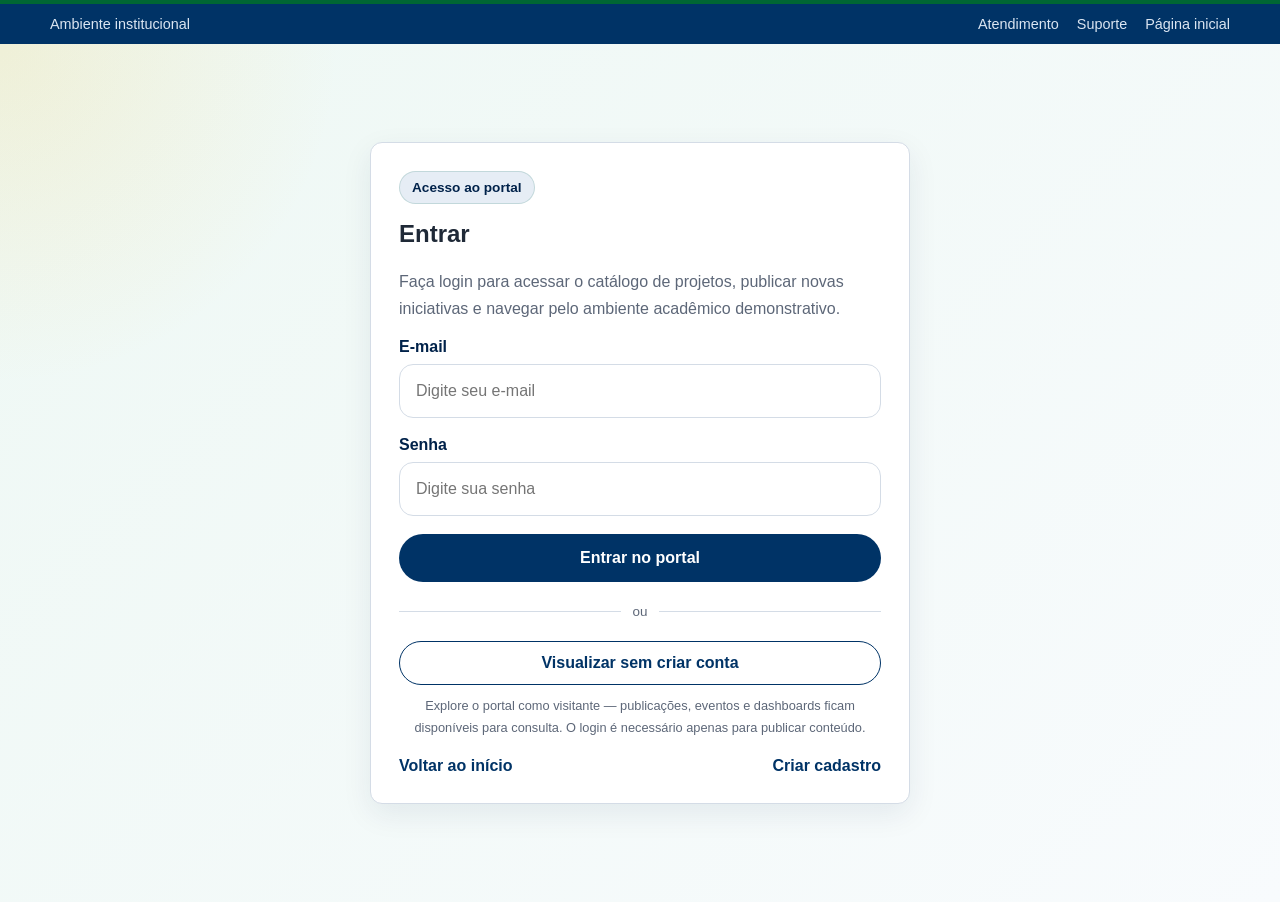
<file: projeto/index.html>
<!DOCTYPE html>
<html lang="pt-BR">
<head>
  <meta charset="UTF-8" />
  <meta name="viewport" content="width=device-width, initial-scale=1.0" />
  <script>
    // Mostra a tela de login primeiro: se o acesso ainda não foi liberado
    // (login feito ou entrada como visitante), redireciona para o login.
    if (!sessionStorage.getItem("regiimento_acesso")) {
      window.location.replace("paginas/login.html");
    }
  </script>
  <title>Portal Acadêmico de Projetos</title>
  <meta
    name="description"
    content="Portal acadêmico para centralização de projetos, pesquisas, iniciativas e publicações institucionais."
  />
  <link rel="stylesheet" href="style.css" />
</head>
<body>
  <div class="topbar">
    <div class="container topbar-content">
      <span>Portal Institucional Acadêmico</span>
      <div class="topbar-links">
        <a href="paginas/contato.html">Transparência</a>
        <a href="paginas/contato.html">Acesso à informação</a>
        <a href="paginas/contato.html">Ouvidoria</a>
        <a href="paginas/contato.html">Atendimento</a>
      </div>
    </div>
  </div>

  <header class="header">
    <div class="container header-content">
      <a href="index.html" class="brand">
        <div class="brand-wordmark">
          <span class="brand-pre">Projeto Integrador</span>
          <strong class="brand-main">REGIIMENTO</strong>
        </div>
      </a>

      <button class="menu-toggle" id="menuToggle" aria-label="Abrir menu">
        ☰
      </button>

            <nav class="nav" id="mainNav">
        <a href="index.html" class="active">Início</a>
        <a href="paginas/home.html">Projetos</a>
        <a href="paginas/publicacoes.html">Publicações</a>
        <a href="paginas/eventos.html">Eventos</a>
        <a href="paginas/dashboards.html">Dashboards</a>
        <a href="paginas/membros.html">Membros</a>
        <a href="paginas/sobre.html">Sobre nós</a>
        <a href="paginas/contato.html">Contato</a>
      </nav>
    </div>
  </header>

  <div class="proto-banner">
    <div class="container">
      <span><strong>Protótipo acadêmico</strong> — projeto demonstrativo da disciplina Projeto Integrador (ADS · CEUB).</span>
      <a href="https://github.com/netonovais/Projeto-Integrador" target="_blank" rel="noopener">Ver no GitHub</a>
    </div>
  </div>

  <main>
    <section class="hero">
      <div class="container hero-grid">
        <div class="hero-left">
          <span class="eyebrow">Ambiente acadêmico digital</span>
          <h1>Centralize projetos, pesquisas e iniciativas acadêmicas com um visual moderno e institucional.</h1>
          <p>
            Um protótipo pensado para reunir projetos, facilitar a divulgação da produção acadêmica,
            destacar áreas de pesquisa e melhorar a navegação entre iniciativas universitárias.
          </p>

          <div class="hero-actions">
            <a href="paginas/login.html" class="btn btn-primary">Entrar no portal</a>
            <a href="paginas/home.html" class="btn btn-light">Explorar projetos</a>
          </div>

          <div class="stats-grid">
            <article class="stat-card">
              <strong>+6</strong>
              <span>Projetos cadastrados</span>
            </article>
            <article class="stat-card">
              <strong>8 áreas</strong>
              <span>Linhas de atuação</span>
            </article>
            <article class="stat-card">
              <strong>Integração</strong>
              <span>Ensino, pesquisa e extensão</span>
            </article>
          </div>
        </div>

        <div class="hero-right">
          <div class="hero-panel">
            <span class="panel-badge">Projeto em destaque</span>
            <h2>Catálogo Digital de Produção Acadêmica</h2>
            <p>
              Plataforma voltada à organização de projetos e iniciativas universitárias, com foco em
              divulgação, navegação simples e valorização da produção científica.
            </p>

            <div class="panel-tags">
              <span class="tag">Tecnologia</span>
              <span class="tag">Pesquisa</span>
              <span class="tag">Extensão</span>
            </div>

            <ul class="panel-list">
              <li>Catálogo institucional de projetos</li>
              <li>Publicação simplificada</li>
              <li>Consulta por área e equipe</li>
              <li>Contato integrado com a equipe</li>
            </ul>
          </div>
        </div>
      </div>
    </section>

    <section class="section section-muted">
      <div class="container">
        <div class="section-head">
          <div>
            <span class="eyebrow">Funcionalidades</span>
            <h2>O que o portal oferece</h2>
          </div>
          <p>
            Estrutura visual clara para apresentação acadêmica, com foco em organização, usabilidade
            e navegação entre projetos e equipes.
          </p>
        </div>

        <div class="card-grid three">
          <article class="feature-card">
            <div class="feature-icon">CP</div>
            <h3>Catálogo de projetos</h3>
            <p>Visualização de projetos com resumo, área, equipe responsável e acesso a detalhes completos.</p>
          </article>

          <article class="feature-card">
            <div class="feature-icon">PA</div>
            <h3>Produção acadêmica</h3>
            <p>Espaço para divulgar iniciativas de pesquisa, extensão, inovação e trabalhos interdisciplinares.</p>
          </article>

          <article class="feature-card">
            <div class="feature-icon">CI</div>
            <h3>Contato institucional</h3>
            <p>Canal de comunicação para dúvidas, atendimento e aproximação entre usuários e equipe.</p>
          </article>
        </div>
      </div>
    </section>

    <section class="section quick-access-section">
      <div class="container">
        <div class="section-head centered">
          <div>
            <span class="eyebrow">Acesso rápido</span>
            <h2>Explore outras áreas do portal</h2>
          </div>
          <p>
            Navegue por páginas complementares do sistema para conhecer melhor a proposta,
            a equipe e as pesquisas em andamento.
          </p>
        </div>

        <div class="quick-access-grid">
          <a href="paginas/publicacoes.html" class="quick-card">
            <div class="quick-icon">PB</div>
            <div>
              <h3>Publicações</h3>
              <p>Repositório de artigos, dissertações e relatórios com busca e filtros.</p>
            </div>
          </a>

          <a href="paginas/dashboards.html" class="quick-card">
            <div class="quick-icon">DB</div>
            <div>
              <h3>Dashboards</h3>
              <p>Indicadores interativos da produção científica por categoria e área.</p>
            </div>
          </a>

          <a href="paginas/eventos.html" class="quick-card">
            <div class="quick-icon">EV</div>
            <div>
              <h3>Eventos</h3>
              <p>Agenda do grupo com próximos eventos e histórico de atividades.</p>
            </div>
          </a>

          <a href="paginas/membros.html" class="quick-card">
            <div class="quick-icon">MB</div>
            <div>
              <h3>Membros</h3>
              <p>Conheça a equipe e acesse o Currículo Lattes de cada integrante.</p>
            </div>
          </a>
        </div>
      </div>
    </section>

    <section class="section">
      <div class="container">
        <div class="section-head">
          <div>
            <span class="eyebrow">Prévia do catálogo</span>
            <h2>Últimos projetos em destaque</h2>
          </div>
          <a href="paginas/home.html" class="btn btn-outline-green">Ver todos os projetos</a>
        </div>

        <div class="projects-grid" id="featuredProjects"></div>
      </div>
    </section>

    <section class="section about-section">
      <div class="container about-grid">
        <div class="about-text">
          <span class="eyebrow">Sobre nós</span>
          <h2>Um ambiente acadêmico digital, público e transparente</h2>
          <p>
            O Portal Acadêmico de Projetos é uma iniciativa voltada para centralizar projetos,
            pesquisas, ações de extensão e produções científicas em um único ambiente digital,
            aproximando estudantes, docentes, pesquisadores e a comunidade.
          </p>
          <p>
            Nossa proposta é dar visibilidade à produção acadêmica e facilitar o acesso à
            informação, com navegação simples, organização clara e comunicação institucional
            eficiente.
          </p>
          <a href="paginas/sobre.html" class="btn btn-primary">Conheça o projeto</a>
        </div>

        <div class="about-values">
          <article class="value-card">
            <h3>Missão</h3>
            <p>Reunir e divulgar a produção acadêmica de forma acessível, valorizando o ensino, a pesquisa e a extensão.</p>
          </article>
          <article class="value-card">
            <h3>Visão</h3>
            <p>Ser referência na organização e comunicação digital de iniciativas acadêmicas da instituição.</p>
          </article>
          <article class="value-card">
            <h3>Valores</h3>
            <p>Transparência, acessibilidade, qualidade acadêmica e compromisso com a comunidade.</p>
          </article>
        </div>
      </div>
    </section>

    <section class="section cta-section">
      <div class="container cta-box">
        <div>
          <span class="eyebrow eyebrow-light">Participe</span>
          <h2>Publique projetos e valorize a produção acadêmica da sua equipe.</h2>
          <p>
            Demonstre a proposta do sistema com um fluxo de cadastro, publicação e navegação entre projetos.
          </p>
        </div>
        <div class="cta-actions">
          <a href="paginas/publicar.html" class="btn btn-primary">Publicar projeto</a>
          <a href="paginas/cadastro.html" class="btn btn-light">Criar cadastro</a>
        </div>
      </div>
    </section>
  </main>

  <footer class="footer">
    <div class="container footer-grid">
      <div>
        <h3>Portal Acadêmico de Projetos</h3>
        <p>
          Protótipo acadêmico para centralizar, divulgar e organizar projetos universitários
          com uma apresentação moderna e institucional.
        </p>
      </div>

      <div>
        <h4>Navegação</h4>
        <ul>
          <li><a href="index.html">Início</a></li>
          <li><a href="paginas/home.html">Projetos</a></li>
          <li><a href="paginas/publicacoes.html">Publicações</a></li>
          <li><a href="paginas/eventos.html">Eventos</a></li>
          <li><a href="paginas/dashboards.html">Dashboards</a></li>
          <li><a href="paginas/membros.html">Membros</a></li>
          <li><a href="paginas/sobre.html">Sobre nós</a></li>
          <li><a href="paginas/contato.html">Contato</a></li>
        </ul>
      </div>

      <div>
        <h4>Serviços</h4>
        <ul>
          <li><a href="paginas/pesquisas.html">Pesquisas</a></li>
          <li><a href="paginas/forum.html">Fórum</a></li>
          <li><a href="paginas/publicar.html">Publicar projeto</a></li>
          <li><a href="paginas/login.html">Entrar</a></li>
          <li><a href="https://github.com/netonovais/Projeto-Integrador" target="_blank" rel="noopener">Repositório no GitHub</a></li>
        </ul>
      </div>
    </div>

    <div class="footer-bottom">
      <div class="container">
        <p>Brasília - DF • Projeto acadêmico demonstrativo • Portal institucional</p>
      </div>
    </div>
  </footer>

  <script src="script.js"></script>
</body>
</html>
</file>
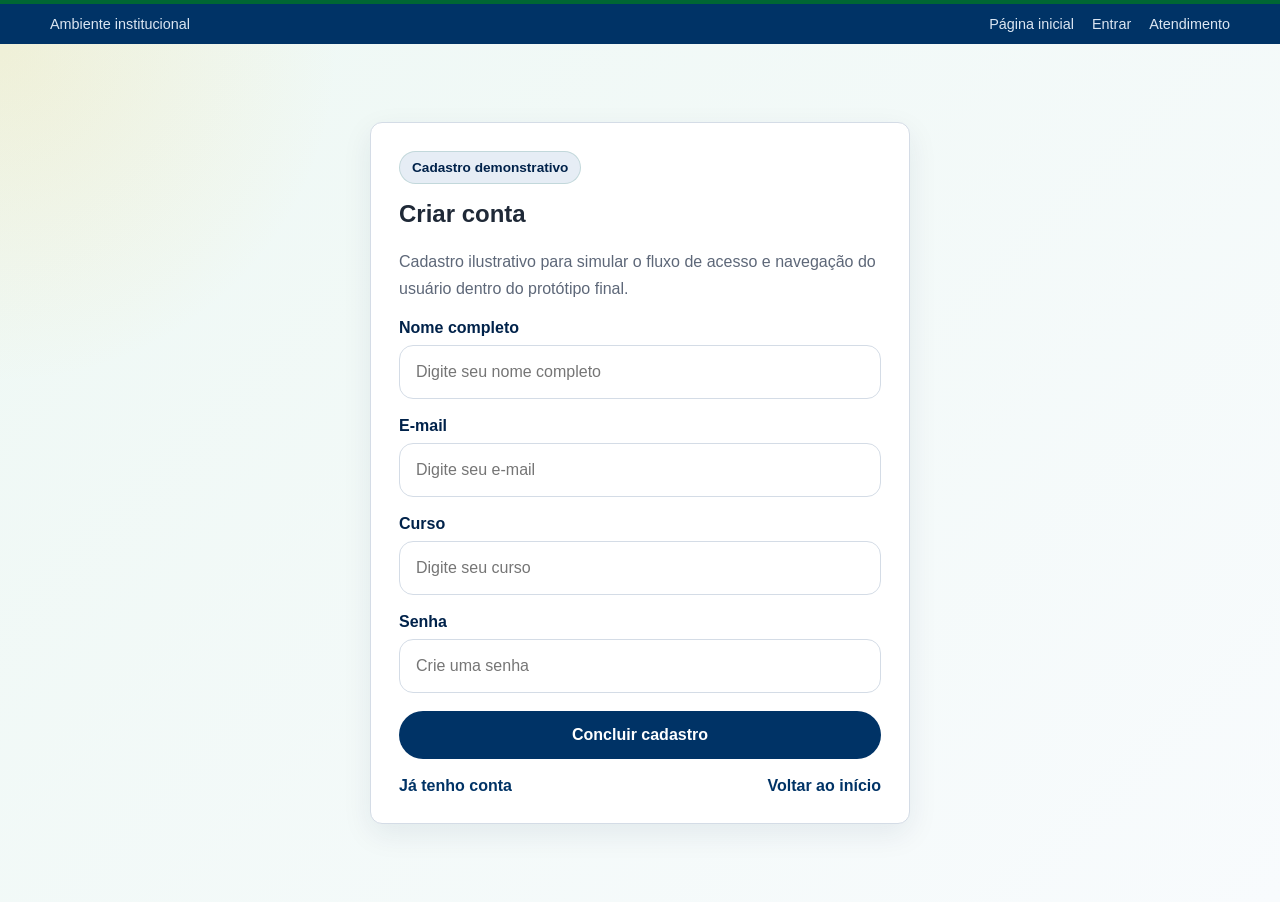
<file: projeto/paginas/cadastro.html>
<!DOCTYPE html>
<html lang="pt-BR">
<head>
  <meta charset="UTF-8" />
  <meta name="viewport" content="width=device-width, initial-scale=1.0" />
  <title>Cadastro | Portal Acadêmico de Projetos</title>
  <link rel="stylesheet" href="../style.css" />
</head>
<body>
  <div class="topbar">
    <div class="container topbar-content">
      <span>Ambiente institucional</span>
      <div class="topbar-links">
        <a href="../index.html">Página inicial</a>
        <a href="login.html">Entrar</a>
        <a href="contato.html">Atendimento</a>
      </div>
    </div>
  </div>

  <section class="login-wrapper">
    <div class="login-card">
      <span class="eyebrow">Cadastro demonstrativo</span>
      <h1>Criar conta</h1>
      <p>
        Cadastro ilustrativo para simular o fluxo de acesso e navegação do usuário
        dentro do protótipo final.
      </p>

      <form id="cadastroForm">
        <div class="form-group">
          <label for="cadastroNome">Nome completo</label>
          <input class="input" type="text" id="cadastroNome" placeholder="Digite seu nome completo" />
        </div>

        <div class="form-group">
          <label for="cadastroEmail">E-mail</label>
          <input class="input" type="email" id="cadastroEmail" placeholder="Digite seu e-mail" />
        </div>

        <div class="form-group">
          <label for="cadastroCurso">Curso</label>
          <input class="input" type="text" id="cadastroCurso" placeholder="Digite seu curso" />
        </div>

        <div class="form-group">
          <label for="cadastroSenha">Senha</label>
          <input class="input" type="password" id="cadastroSenha" placeholder="Crie uma senha" />
        </div>

        <button type="submit" class="btn btn-primary" style="width: 100%;">Concluir cadastro</button>
      </form>

      <div class="login-links">
        <a class="text-link" href="login.html">Já tenho conta</a>
        <a class="text-link" href="../index.html">Voltar ao início</a>
      </div>
    </div>
  </section>

  <script src="../script.js"></script>
</body>
</html>
</file>
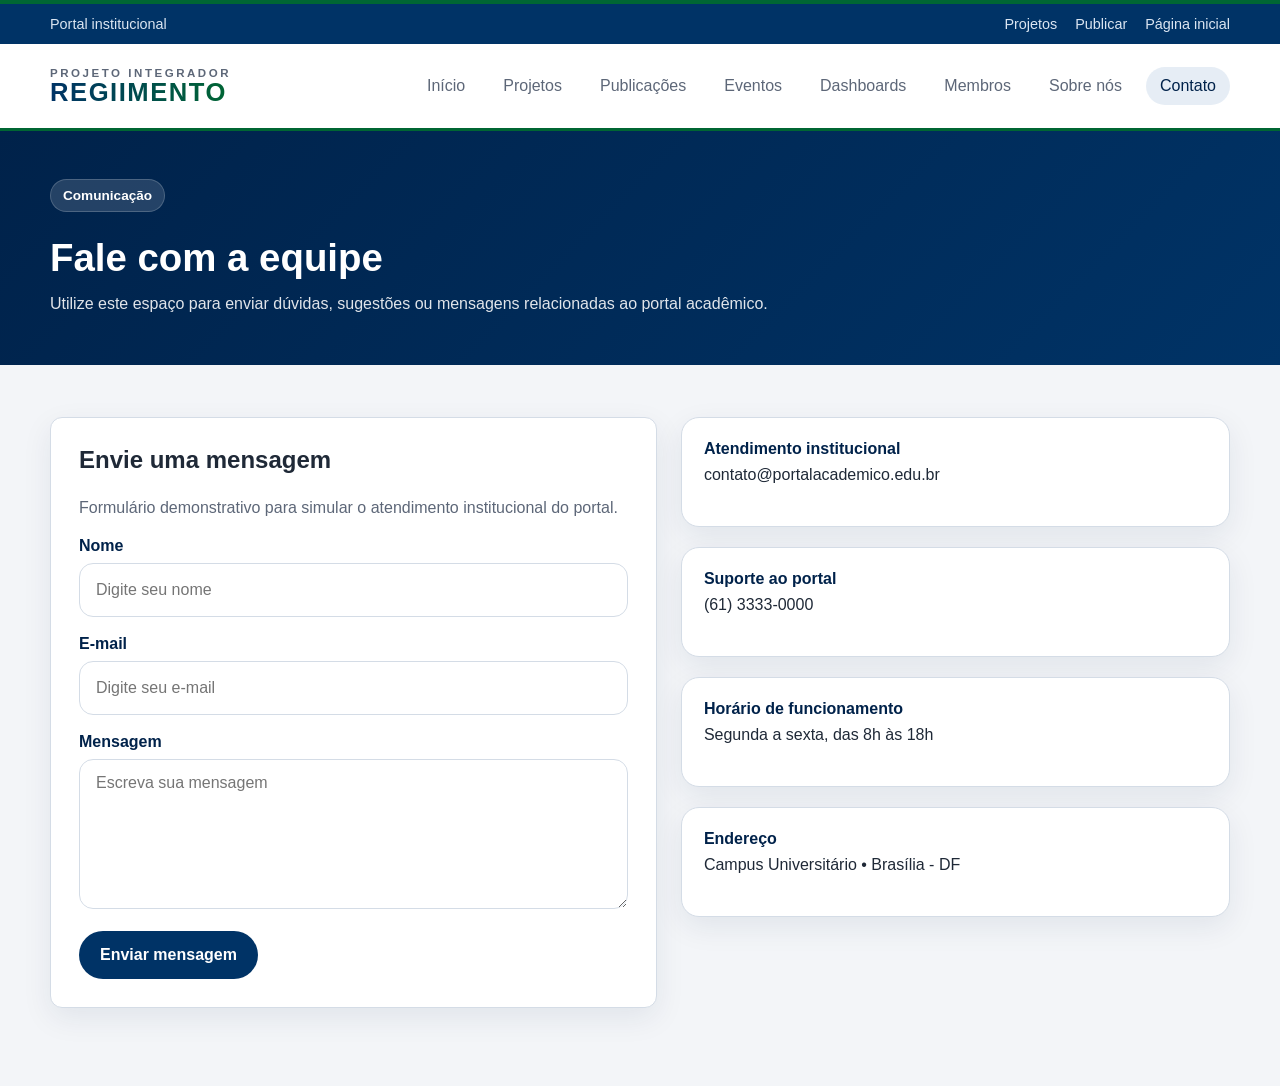
<file: projeto/paginas/contato.html>
<!DOCTYPE html>
<html lang="pt-BR">
<head>
  <meta charset="UTF-8" />
  <meta name="viewport" content="width=device-width, initial-scale=1.0" />
  <title>Contato | Portal Acadêmico de Projetos</title>
  <link rel="stylesheet" href="../style.css" />
</head>
<body>
  <div class="topbar">
    <div class="container topbar-content">
      <span>Portal institucional</span>
      <div class="topbar-links">
        <a href="home.html">Projetos</a>
        <a href="publicar.html">Publicar</a>
        <a href="../index.html">Página inicial</a>
      </div>
    </div>
  </div>

  <header class="header">
    <div class="container header-content">
      <a href="../index.html" class="brand">
        <div class="brand-wordmark">
          <span class="brand-pre">Projeto Integrador</span>
          <strong class="brand-main">REGIIMENTO</strong>
        </div>
      </a>

      <button class="menu-toggle" id="menuToggle" aria-label="Abrir menu">☰</button>

            <nav class="nav" id="mainNav">
        <a href="../index.html">Início</a>
        <a href="home.html">Projetos</a>
        <a href="publicacoes.html">Publicações</a>
        <a href="eventos.html">Eventos</a>
        <a href="dashboards.html">Dashboards</a>
        <a href="membros.html">Membros</a>
        <a href="sobre.html">Sobre nós</a>
        <a href="contato.html" class="active">Contato</a>
      </nav>
    </div>
  </header>

  <section class="page-banner">
    <div class="container">
      <span class="eyebrow eyebrow-light">Comunicação</span>
      <h1>Fale com a equipe</h1>
      <p>
        Utilize este espaço para enviar dúvidas, sugestões ou mensagens relacionadas ao portal acadêmico.
      </p>
    </div>
  </section>

  <main class="page-content">
    <div class="container contact-grid">
      <section class="contact-card">
        <h2>Envie uma mensagem</h2>
        <p class="helper-text">
          Formulário demonstrativo para simular o atendimento institucional do portal.
        </p>

        <form id="contactForm">
          <div class="form-group">
            <label for="contatoNome">Nome</label>
            <input class="input" type="text" id="contatoNome" placeholder="Digite seu nome" />
          </div>

          <div class="form-group">
            <label for="contatoEmail">E-mail</label>
            <input class="input" type="email" id="contatoEmail" placeholder="Digite seu e-mail" />
          </div>

          <div class="form-group">
            <label for="contatoMensagem">Mensagem</label>
            <textarea class="textarea" id="contatoMensagem" placeholder="Escreva sua mensagem"></textarea>
          </div>

          <button type="submit" class="btn btn-primary">Enviar mensagem</button>
        </form>
      </section>

      <aside class="contact-list">
        <div class="contact-item">
          <strong>Atendimento institucional</strong>
          <span>contato@portalacademico.edu.br</span>
        </div>

        <div class="contact-item">
          <strong>Suporte ao portal</strong>
          <span>(61) 3333-0000</span>
        </div>

        <div class="contact-item">
          <strong>Horário de funcionamento</strong>
          <span>Segunda a sexta, das 8h às 18h</span>
        </div>

        <div class="contact-item">
          <strong>Endereço</strong>
          <span>Campus Universitário • Brasília - DF</span>
        </div>
      </aside>
    </div>
  </main>

  <script src="../script.js"></script>
</body>
</html>
</file>
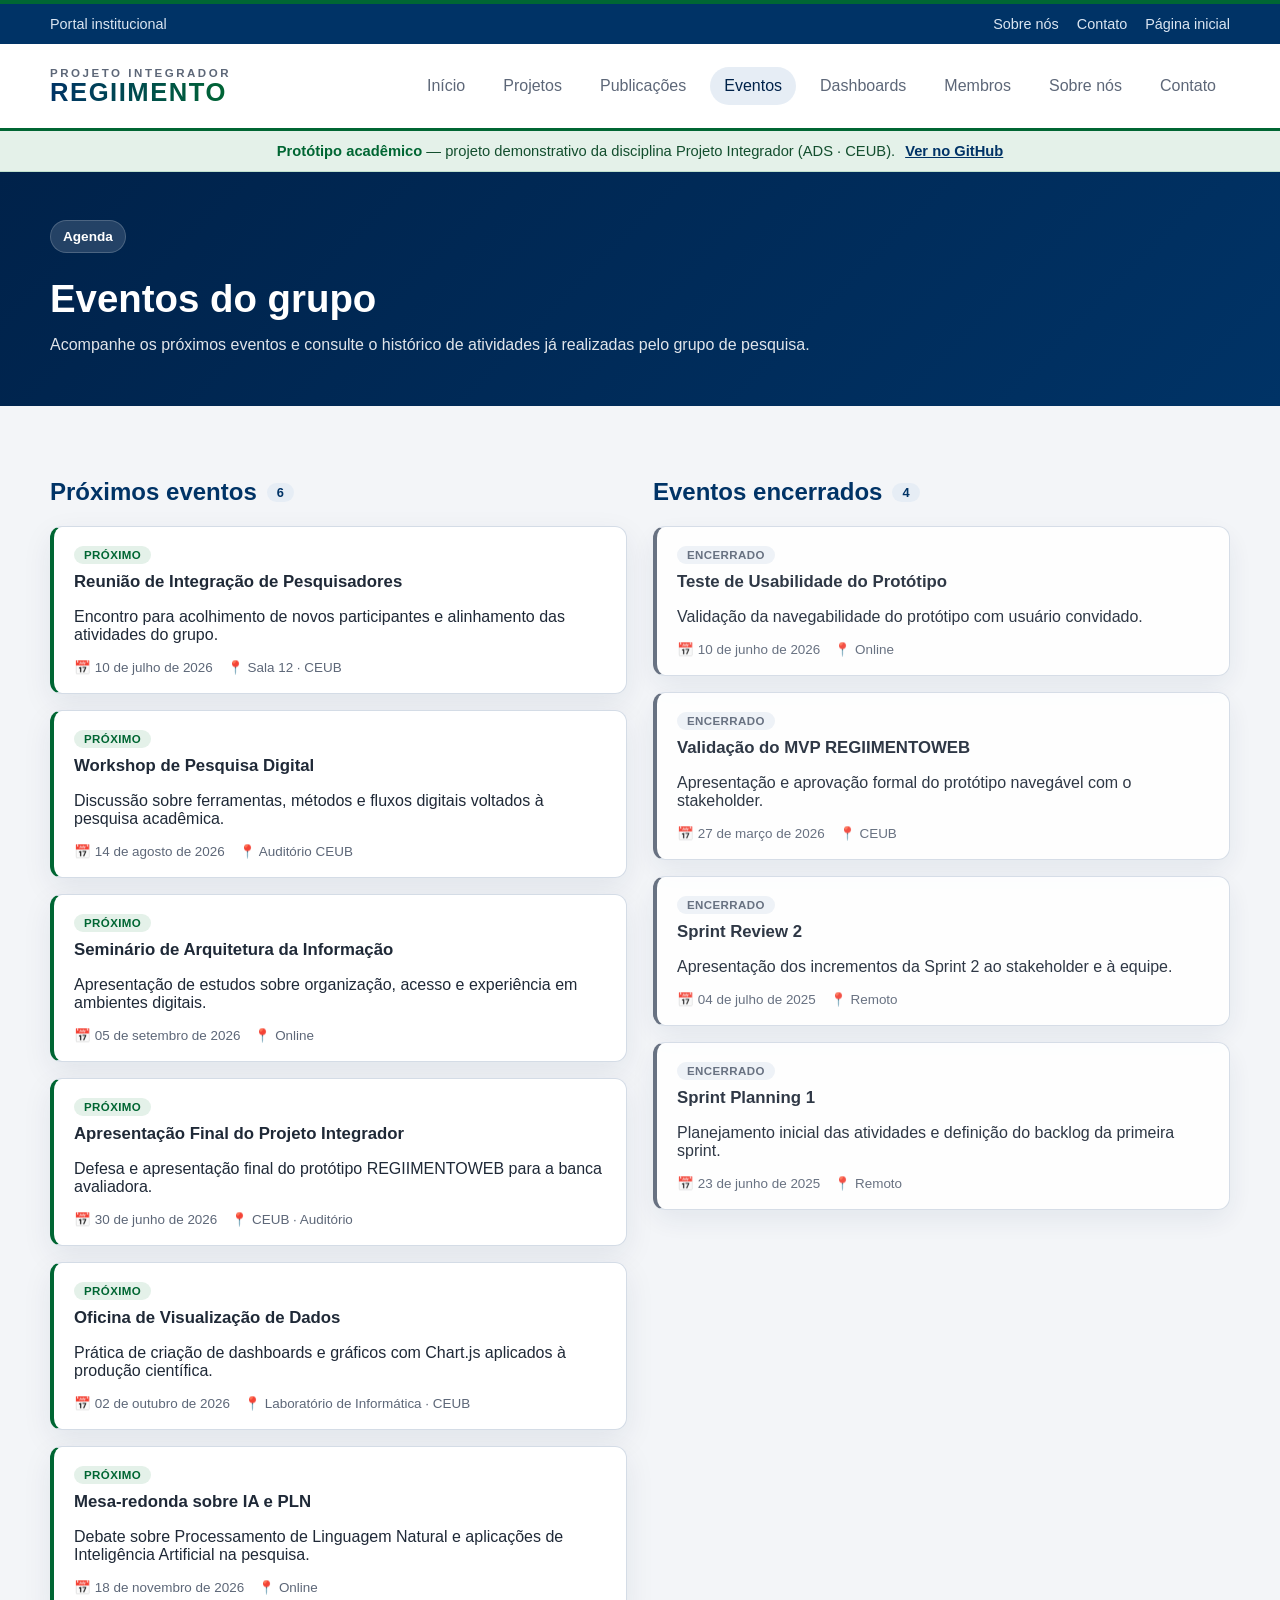
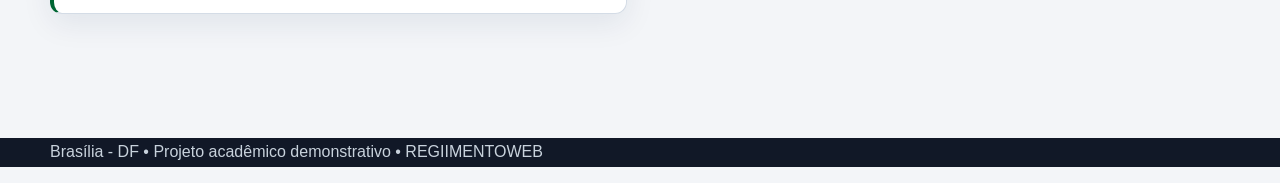
<file: projeto/paginas/eventos.html>
<!DOCTYPE html>
<html lang="pt-BR">
<head>
  <meta charset="UTF-8" />
  <meta name="viewport" content="width=device-width, initial-scale=1.0" />
  <title>Eventos | REGIIMENTOWEB</title>
  <meta name="description" content="Agenda de eventos do grupo R.E.G.I.I.M.E.N.T.O. — próximos e encerrados." />
  <link rel="stylesheet" href="../style.css" />
</head>
<body>
  <div class="topbar">
    <div class="container topbar-content">
      <span>Portal institucional</span>
      <div class="topbar-links">
        <a href="sobre.html">Sobre nós</a>
        <a href="contato.html">Contato</a>
        <a href="../index.html">Página inicial</a>
      </div>
    </div>
  </div>

  <header class="header">
    <div class="container header-content">
      <a href="../index.html" class="brand">
        <div class="brand-wordmark">
          <span class="brand-pre">Projeto Integrador</span>
          <strong class="brand-main">REGIIMENTO</strong>
        </div>
      </a>
      <button class="menu-toggle" id="menuToggle" aria-label="Abrir menu">☰</button>
            <nav class="nav" id="mainNav">
        <a href="../index.html">Início</a>
        <a href="home.html">Projetos</a>
        <a href="publicacoes.html">Publicações</a>
        <a href="eventos.html" class="active">Eventos</a>
        <a href="dashboards.html">Dashboards</a>
        <a href="membros.html">Membros</a>
        <a href="sobre.html">Sobre nós</a>
        <a href="contato.html">Contato</a>
      </nav>
    </div>
  </header>

  <div class="proto-banner">
    <div class="container">
      <span><strong>Protótipo acadêmico</strong> — projeto demonstrativo da disciplina Projeto Integrador (ADS · CEUB).</span>
      <a href="https://github.com/netonovais/Projeto-Integrador" target="_blank" rel="noopener">Ver no GitHub</a>
    </div>
  </div>

  <section class="page-banner">
    <div class="container">
      <span class="eyebrow eyebrow-light">Agenda</span>
      <h1>Eventos do grupo</h1>
      <p>Acompanhe os próximos eventos e consulte o histórico de atividades já realizadas pelo grupo de pesquisa.</p>
    </div>
  </section>

  <main class="page-content">
    <div class="container">
      <div class="events-columns">
        <div class="events-col">
          <h2>Próximos eventos <span class="count-pill" id="countProximos">0</span></h2>
          <div id="eventosProximos"></div>
        </div>
        <div class="events-col">
          <h2>Eventos encerrados <span class="count-pill" id="countEncerrados">0</span></h2>
          <div id="eventosEncerrados"></div>
        </div>
      </div>
    </div>
  </main>

  <footer class="footer">
    <div class="container footer-bottom-inner">
      <p>Brasília - DF • Projeto acadêmico demonstrativo • REGIIMENTOWEB</p>
    </div>
  </footer>

  <script src="../js/portal.js"></script>
</body>
</html>
</file>
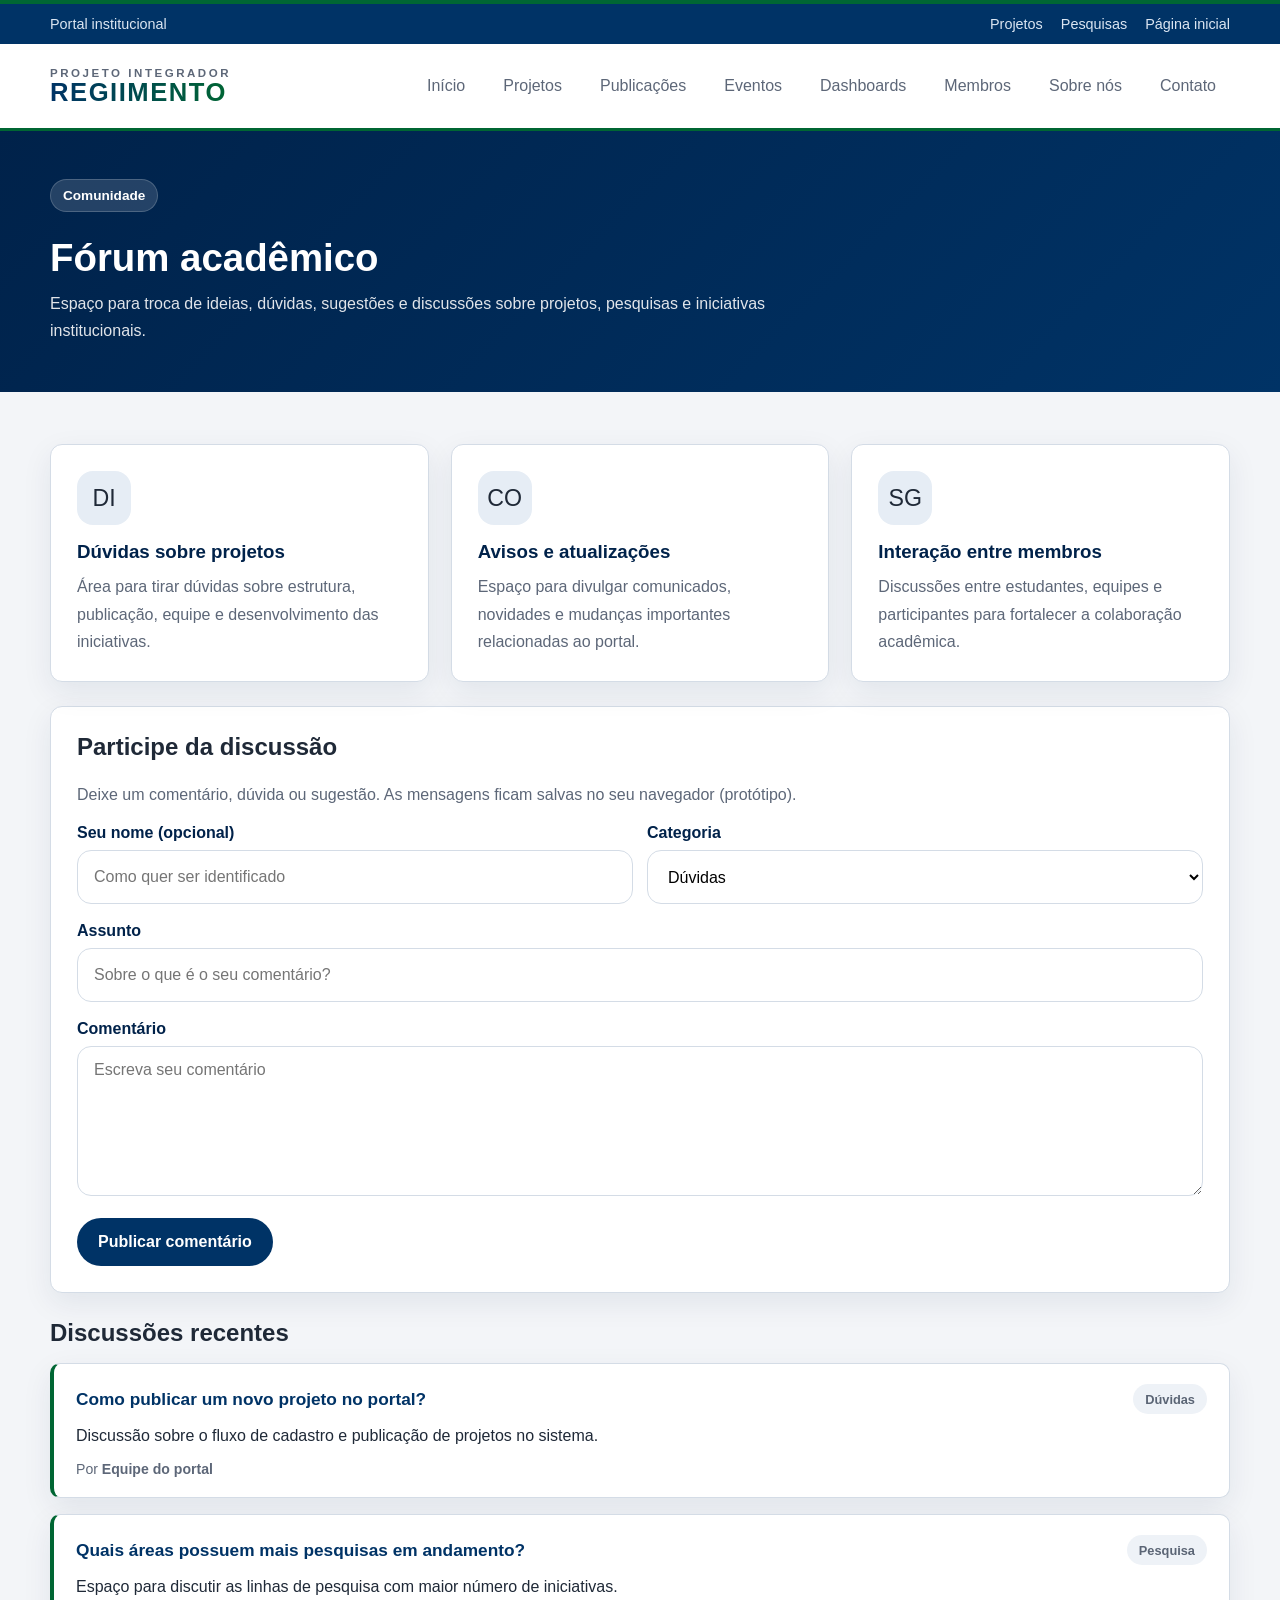
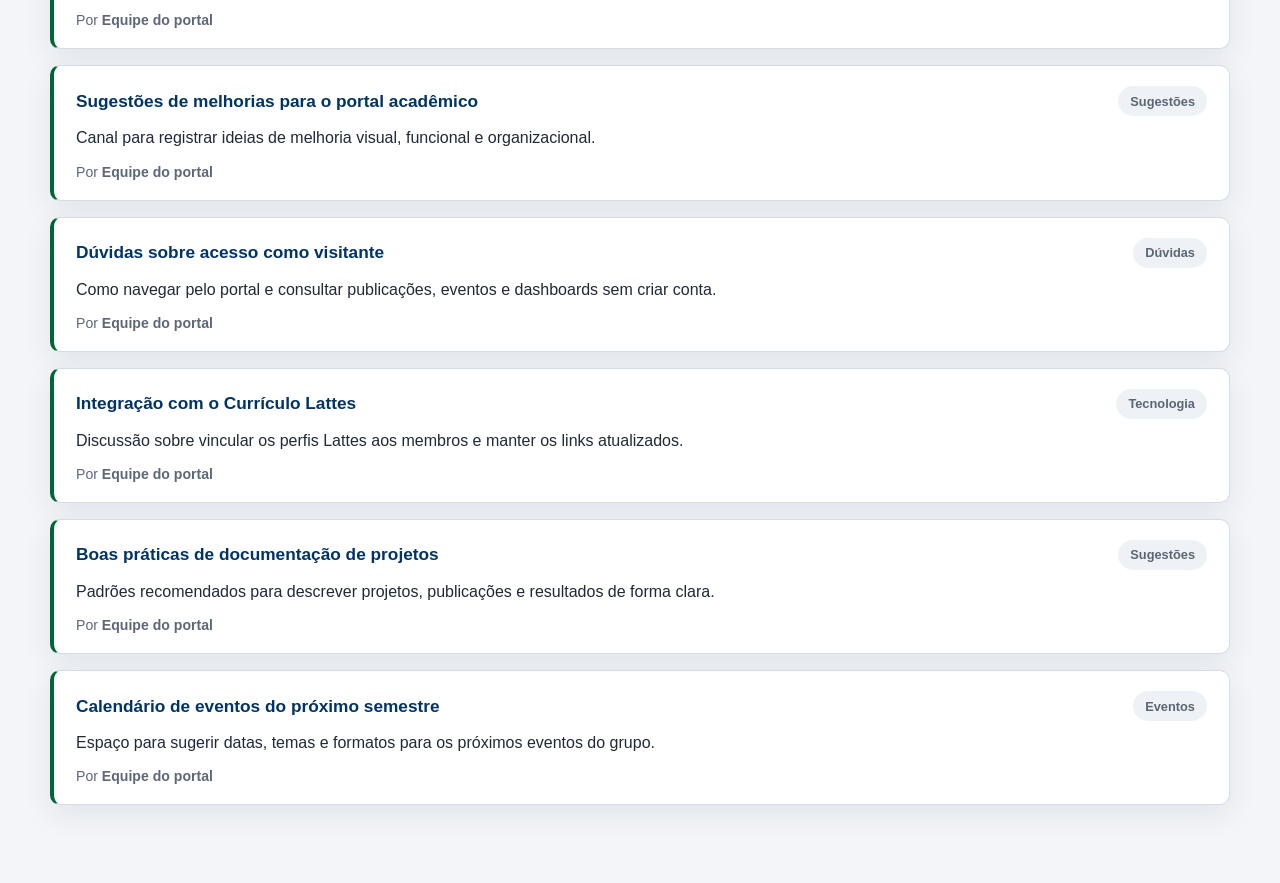
<file: projeto/paginas/forum.html>
<!DOCTYPE html>
<html lang="pt-BR">
<head>
  <meta charset="UTF-8" />
  <meta name="viewport" content="width=device-width, initial-scale=1.0" />
  <title>Fórum | Portal Acadêmico de Projetos</title>
  <link rel="stylesheet" href="../style.css" />
</head>
<body>
  <div class="topbar">
    <div class="container topbar-content">
      <span>Portal institucional</span>
      <div class="topbar-links">
        <a href="home.html">Projetos</a>
        <a href="pesquisas.html">Pesquisas</a>
        <a href="../index.html">Página inicial</a>
      </div>
    </div>
  </div>

  <header class="header">
    <div class="container header-content">
      <a href="../index.html" class="brand">
        <div class="brand-wordmark">
          <span class="brand-pre">Projeto Integrador</span>
          <strong class="brand-main">REGIIMENTO</strong>
        </div>
      </a>

      <button class="menu-toggle" id="menuToggle" aria-label="Abrir menu">☰</button>

            <nav class="nav" id="mainNav">
        <a href="../index.html">Início</a>
        <a href="home.html">Projetos</a>
        <a href="publicacoes.html">Publicações</a>
        <a href="eventos.html">Eventos</a>
        <a href="dashboards.html">Dashboards</a>
        <a href="membros.html">Membros</a>
        <a href="sobre.html">Sobre nós</a>
        <a href="contato.html">Contato</a>
      </nav>
    </div>
  </header>

  <section class="page-banner">
    <div class="container">
      <span class="eyebrow eyebrow-light">Comunidade</span>
      <h1>Fórum acadêmico</h1>
      <p>
        Espaço para troca de ideias, dúvidas, sugestões e discussões sobre projetos,
        pesquisas e iniciativas institucionais.
      </p>
    </div>
  </section>

  <main class="page-content">
    <div class="container card-grid three">
      <article class="feature-card">
        <div class="feature-icon">DI</div>
        <h3>Dúvidas sobre projetos</h3>
        <p>Área para tirar dúvidas sobre estrutura, publicação, equipe e desenvolvimento das iniciativas.</p>
      </article>

      <article class="feature-card">
        <div class="feature-icon">CO</div>
        <h3>Avisos e atualizações</h3>
        <p>Espaço para divulgar comunicados, novidades e mudanças importantes relacionadas ao portal.</p>
      </article>

      <article class="feature-card">
        <div class="feature-icon">SG</div>
        <h3>Interação entre membros</h3>
        <p>Discussões entre estudantes, equipes e participantes para fortalecer a colaboração acadêmica.</p>
      </article>
    </div>

    <div class="container" style="margin-top: 24px;">
      <form id="forumForm" class="comment-form">
        <h2>Participe da discussão</h2>
        <p class="helper-text">Deixe um comentário, dúvida ou sugestão. As mensagens ficam salvas no seu navegador (protótipo).</p>

        <div class="form-row">
          <div class="form-group">
            <label for="forumAutor">Seu nome (opcional)</label>
            <input class="input" type="text" id="forumAutor" placeholder="Como quer ser identificado" />
          </div>
          <div class="form-group">
            <label for="forumCategoria">Categoria</label>
            <select class="select" id="forumCategoria">
              <option value="Dúvidas">Dúvidas</option>
              <option value="Pesquisa">Pesquisa</option>
              <option value="Sugestões">Sugestões</option>
              <option value="Avisos">Avisos</option>
              <option value="Geral">Geral</option>
            </select>
          </div>
        </div>

        <div class="form-group">
          <label for="forumTitulo">Assunto</label>
          <input class="input" type="text" id="forumTitulo" placeholder="Sobre o que é o seu comentário?" />
        </div>

        <div class="form-group">
          <label for="forumMensagem">Comentário</label>
          <textarea class="textarea" id="forumMensagem" placeholder="Escreva seu comentário"></textarea>
        </div>

        <button type="submit" class="btn btn-primary">Publicar comentário</button>
      </form>

      <h2 style="margin: 0 0 16px;">Discussões recentes</h2>
      <div class="comment-list" id="forumList"></div>
    </div>
  </main>

  <script src="../script.js"></script>
</body>
</html>
</file>
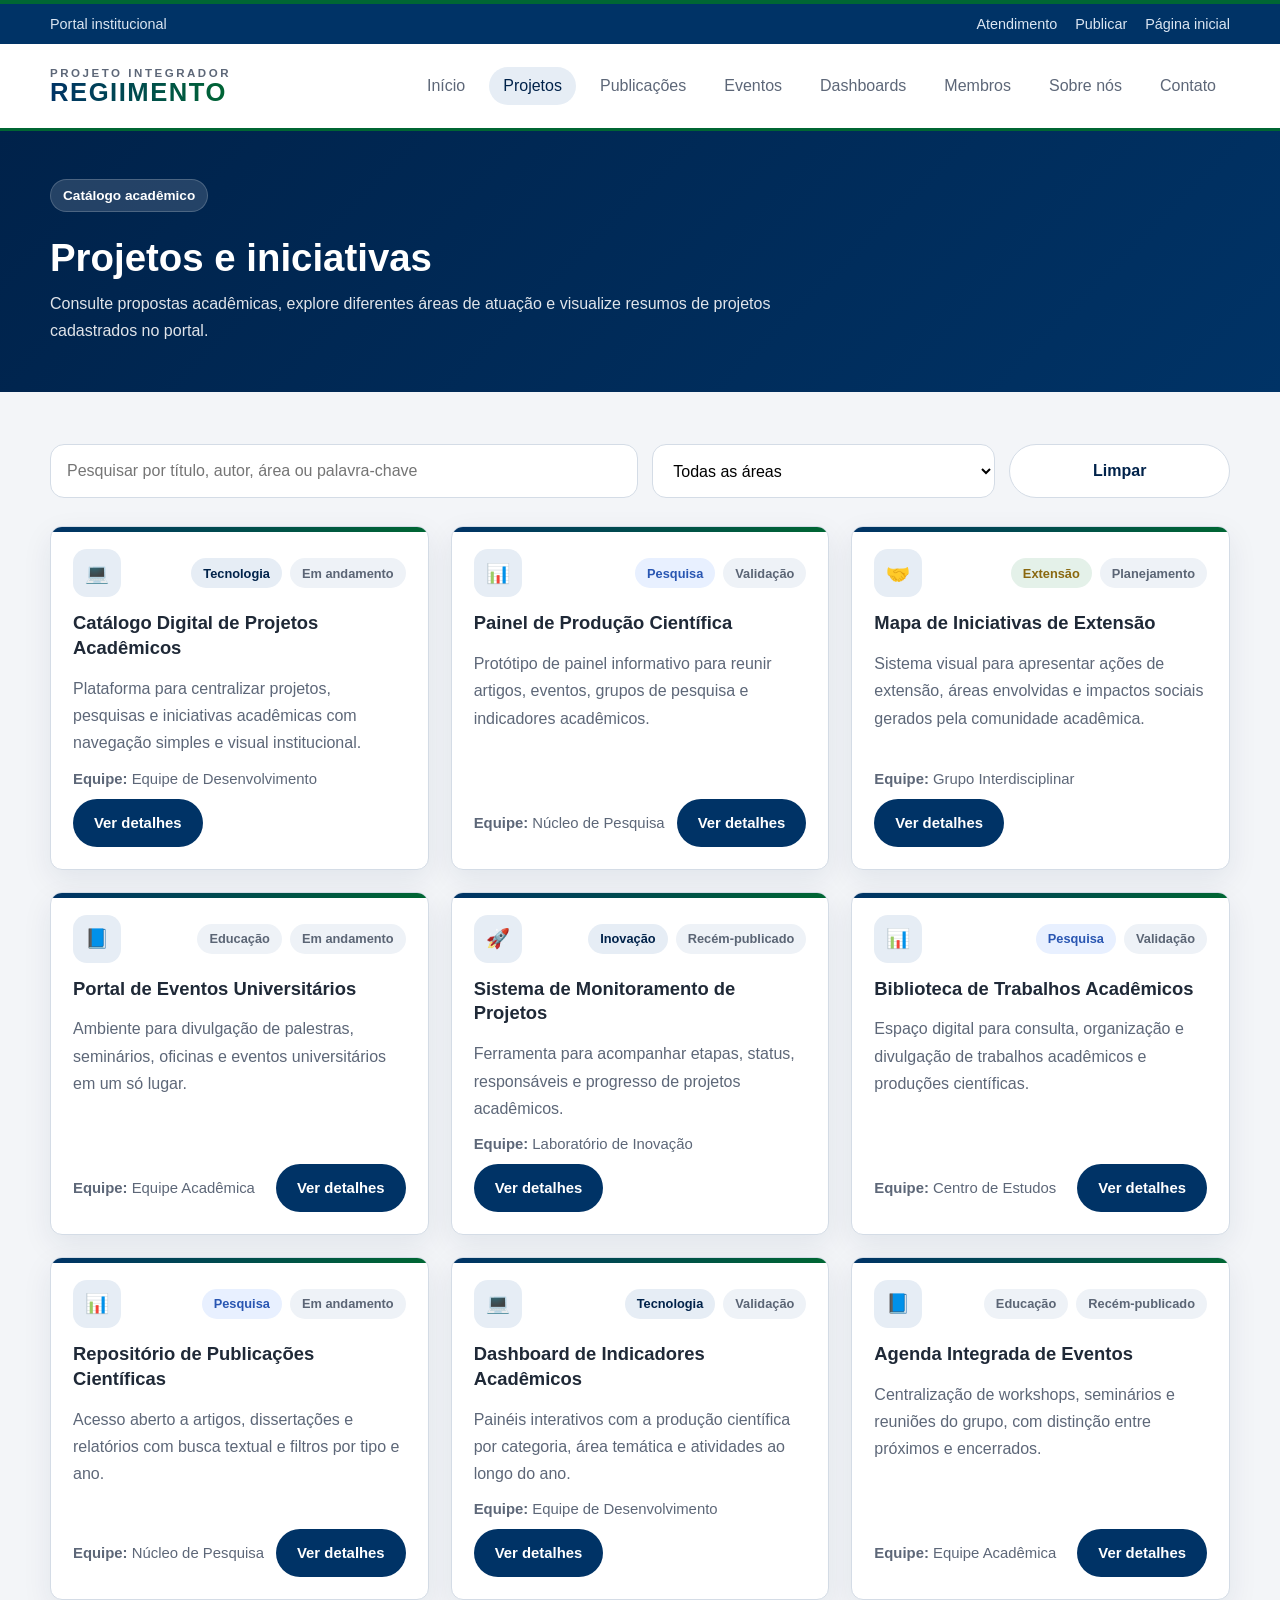
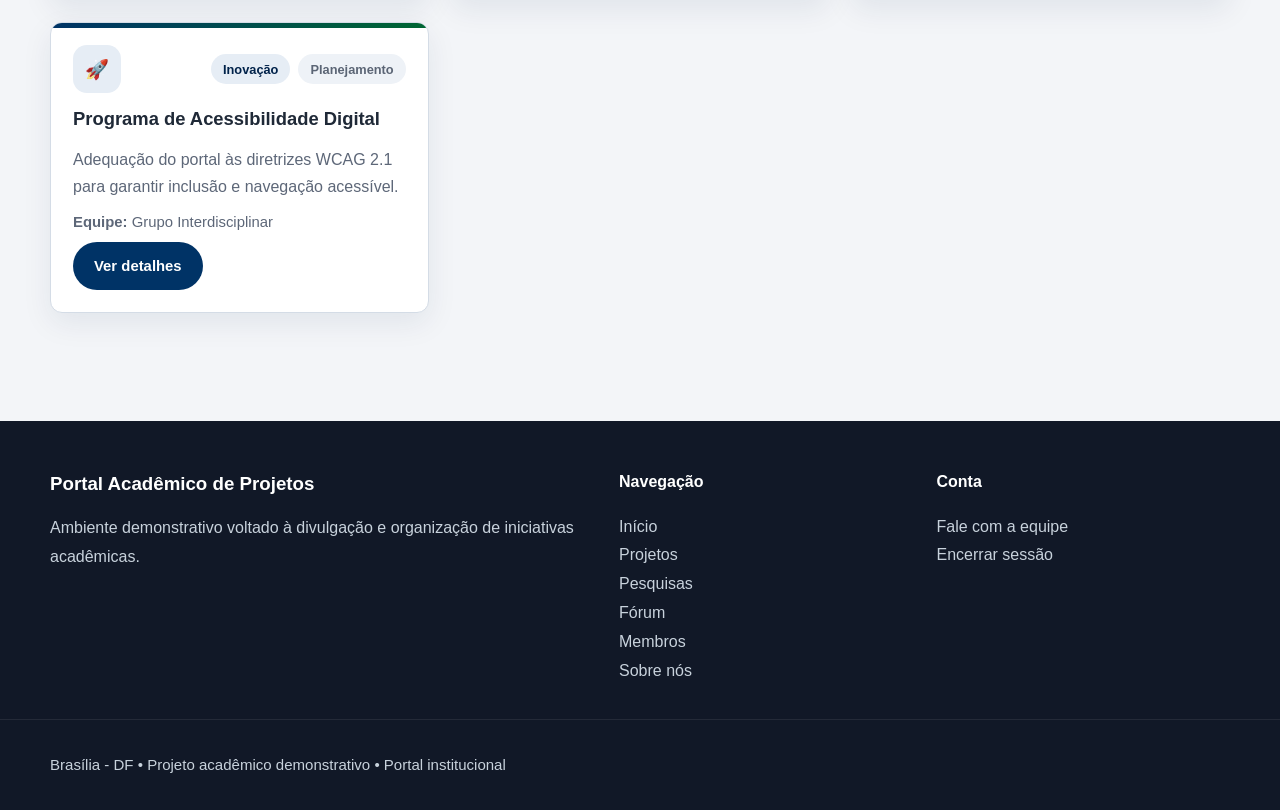
<file: projeto/paginas/home.html>
<!DOCTYPE html>
<html lang="pt-BR">
<head>
  <meta charset="UTF-8" />
  <meta name="viewport" content="width=device-width, initial-scale=1.0" />
  <title>Projetos | Portal Acadêmico de Projetos</title>
  <link rel="stylesheet" href="../style.css" />
</head>
<body>
  <div class="topbar">
    <div class="container topbar-content">
      <span>Portal institucional</span>
      <div class="topbar-links">
        <a href="contato.html">Atendimento</a>
        <a href="publicar.html">Publicar</a>
        <a href="../index.html">Página inicial</a>
      </div>
    </div>
  </div>

  <header class="header">
    <div class="container header-content">
      <a href="../index.html" class="brand">
        <div class="brand-wordmark">
          <span class="brand-pre">Projeto Integrador</span>
          <strong class="brand-main">REGIIMENTO</strong>
        </div>
      </a>

      <button class="menu-toggle" id="menuToggle" aria-label="Abrir menu">☰</button>

            <nav class="nav" id="mainNav">
        <a href="../index.html">Início</a>
        <a href="home.html" class="active">Projetos</a>
        <a href="publicacoes.html">Publicações</a>
        <a href="eventos.html">Eventos</a>
        <a href="dashboards.html">Dashboards</a>
        <a href="membros.html">Membros</a>
        <a href="sobre.html">Sobre nós</a>
        <a href="contato.html">Contato</a>
      </nav>
    </div>
  </header>

  <section class="page-banner">
    <div class="container">
      <span class="eyebrow eyebrow-light">Catálogo acadêmico</span>
      <h1>Projetos e iniciativas</h1>
      <p>
        Consulte propostas acadêmicas, explore diferentes áreas de atuação e visualize
        resumos de projetos cadastrados no portal.
      </p>
    </div>
  </section>

  <main class="page-content">
    <div class="container">
      <div class="toolbar">
        <input
          class="input"
          type="text"
          id="searchInput"
          placeholder="Pesquisar por título, autor, área ou palavra-chave"
        />

        <select class="select" id="filterArea">
          <option value="">Todas as áreas</option>
          <option value="Tecnologia">Tecnologia</option>
          <option value="Pesquisa">Pesquisa</option>
          <option value="Extensão">Extensão</option>
          <option value="Educação">Educação</option>
          <option value="Inovação">Inovação</option>
        </select>

        <button class="btn btn-light" id="clearFilters">Limpar</button>
      </div>

      <div class="projects-grid" id="projectList"></div>
    </div>
  </main>

  <footer class="footer">
    <div class="container footer-grid">
      <div>
        <h3>Portal Acadêmico de Projetos</h3>
        <p>Ambiente demonstrativo voltado à divulgação e organização de iniciativas acadêmicas.</p>
      </div>

      <div>
        <h4>Navegação</h4>
        <ul>
          <li><a href="../index.html">Início</a></li>
          <li><a href="home.html">Projetos</a></li>
          <li><a href="pesquisas.html">Pesquisas</a></li>
          <li><a href="forum.html">Fórum</a></li>
          <li><a href="membros.html">Membros</a></li>
          <li><a href="sobre.html">Sobre nós</a></li>
        </ul>
      </div>

      <div>
        <h4>Conta</h4>
        <ul>
          <li><a href="contato.html">Fale com a equipe</a></li>
          <li><a href="#" data-logout>Encerrar sessão</a></li>
        </ul>
      </div>
    </div>

    <div class="footer-bottom">
      <div class="container">
        <p>Brasília - DF • Projeto acadêmico demonstrativo • Portal institucional</p>
      </div>
    </div>
  </footer>

  <script src="../script.js"></script>
</body>
</html>
</file>
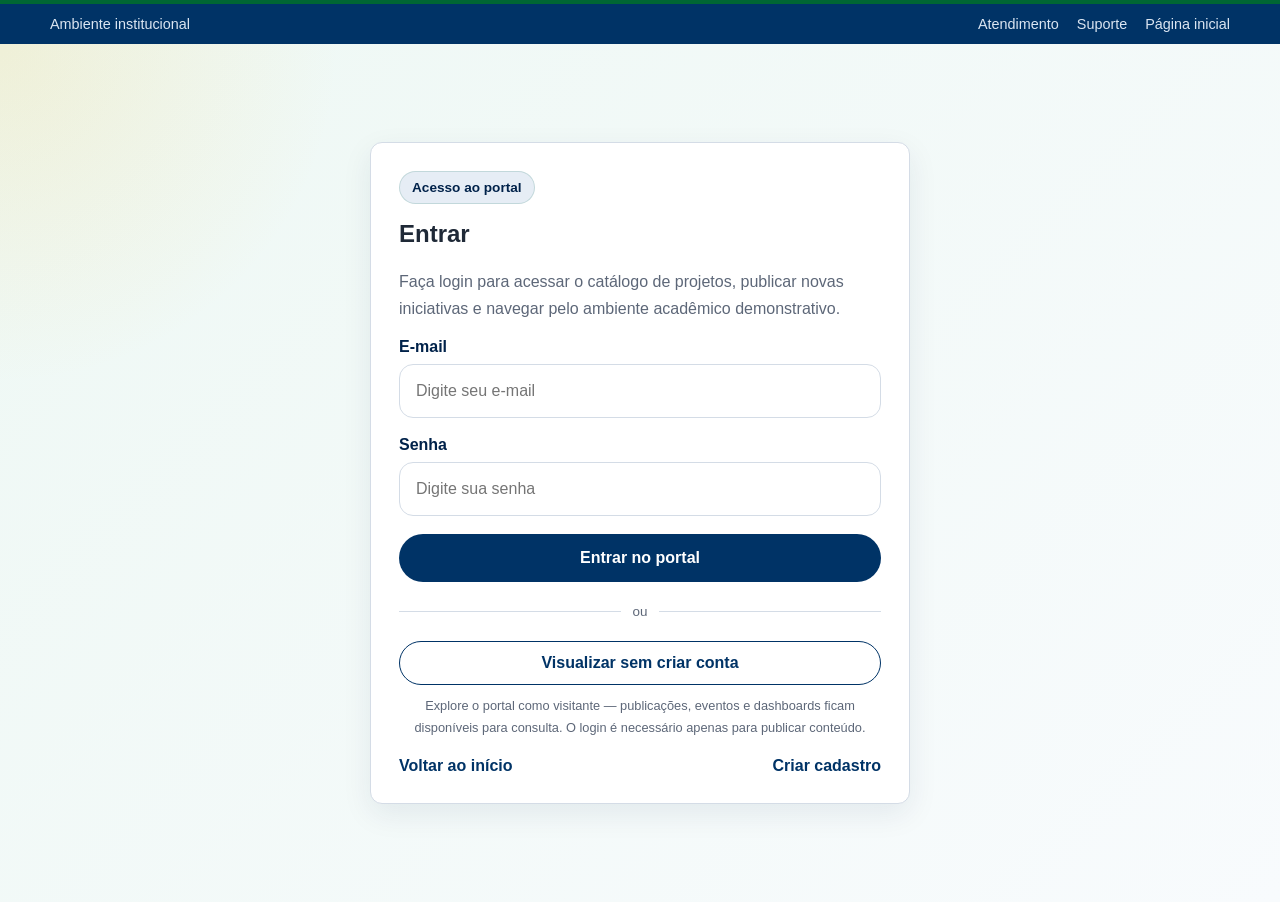
<file: projeto/paginas/login.html>
<!DOCTYPE html>
<html lang="pt-BR">
<head>
  <meta charset="UTF-8" />
  <meta name="viewport" content="width=device-width, initial-scale=1.0" />
  <title>Entrar | Portal Acadêmico de Projetos</title>
  <link rel="stylesheet" href="../style.css" />
</head>
<body>
  <div class="topbar">
    <div class="container topbar-content">
      <span>Ambiente institucional</span>
      <div class="topbar-links">
        <a href="contato.html">Atendimento</a>
        <a href="contato.html">Suporte</a>
        <a href="../index.html" onclick="sessionStorage.setItem('regiimento_acesso','1')">Página inicial</a>
      </div>
    </div>
  </div>

  <section class="login-wrapper">
    <div class="login-card">
      <span class="eyebrow">Acesso ao portal</span>
      <h1>Entrar</h1>
      <p>
        Faça login para acessar o catálogo de projetos, publicar novas iniciativas
        e navegar pelo ambiente acadêmico demonstrativo.
      </p>

      <form id="loginForm">
        <div class="form-group">
          <label for="loginEmail">E-mail</label>
          <input class="input" type="email" id="loginEmail" placeholder="Digite seu e-mail" />
        </div>

        <div class="form-group">
          <label for="loginSenha">Senha</label>
          <input class="input" type="password" id="loginSenha" placeholder="Digite sua senha" />
        </div>

        <button type="submit" class="btn btn-primary" style="width: 100%;">Entrar no portal</button>
      </form>

      <div class="login-divider">ou</div>

      <a class="btn-ghost" id="guestBtn" href="../index.html" onclick="sessionStorage.setItem('regiimento_acesso','1')">Visualizar sem criar conta</a>
      <p class="guest-hint">Explore o portal como visitante — publicações, eventos e dashboards ficam disponíveis para consulta. O login é necessário apenas para publicar conteúdo.</p>

      <div class="login-links">
        <a class="text-link" href="../index.html" onclick="sessionStorage.setItem('regiimento_acesso','1')">Voltar ao início</a>
        <a class="text-link" href="cadastro.html">Criar cadastro</a>
      </div>
    </div>
  </section>

  <script src="../script.js"></script>
</body>
</html>
</file>
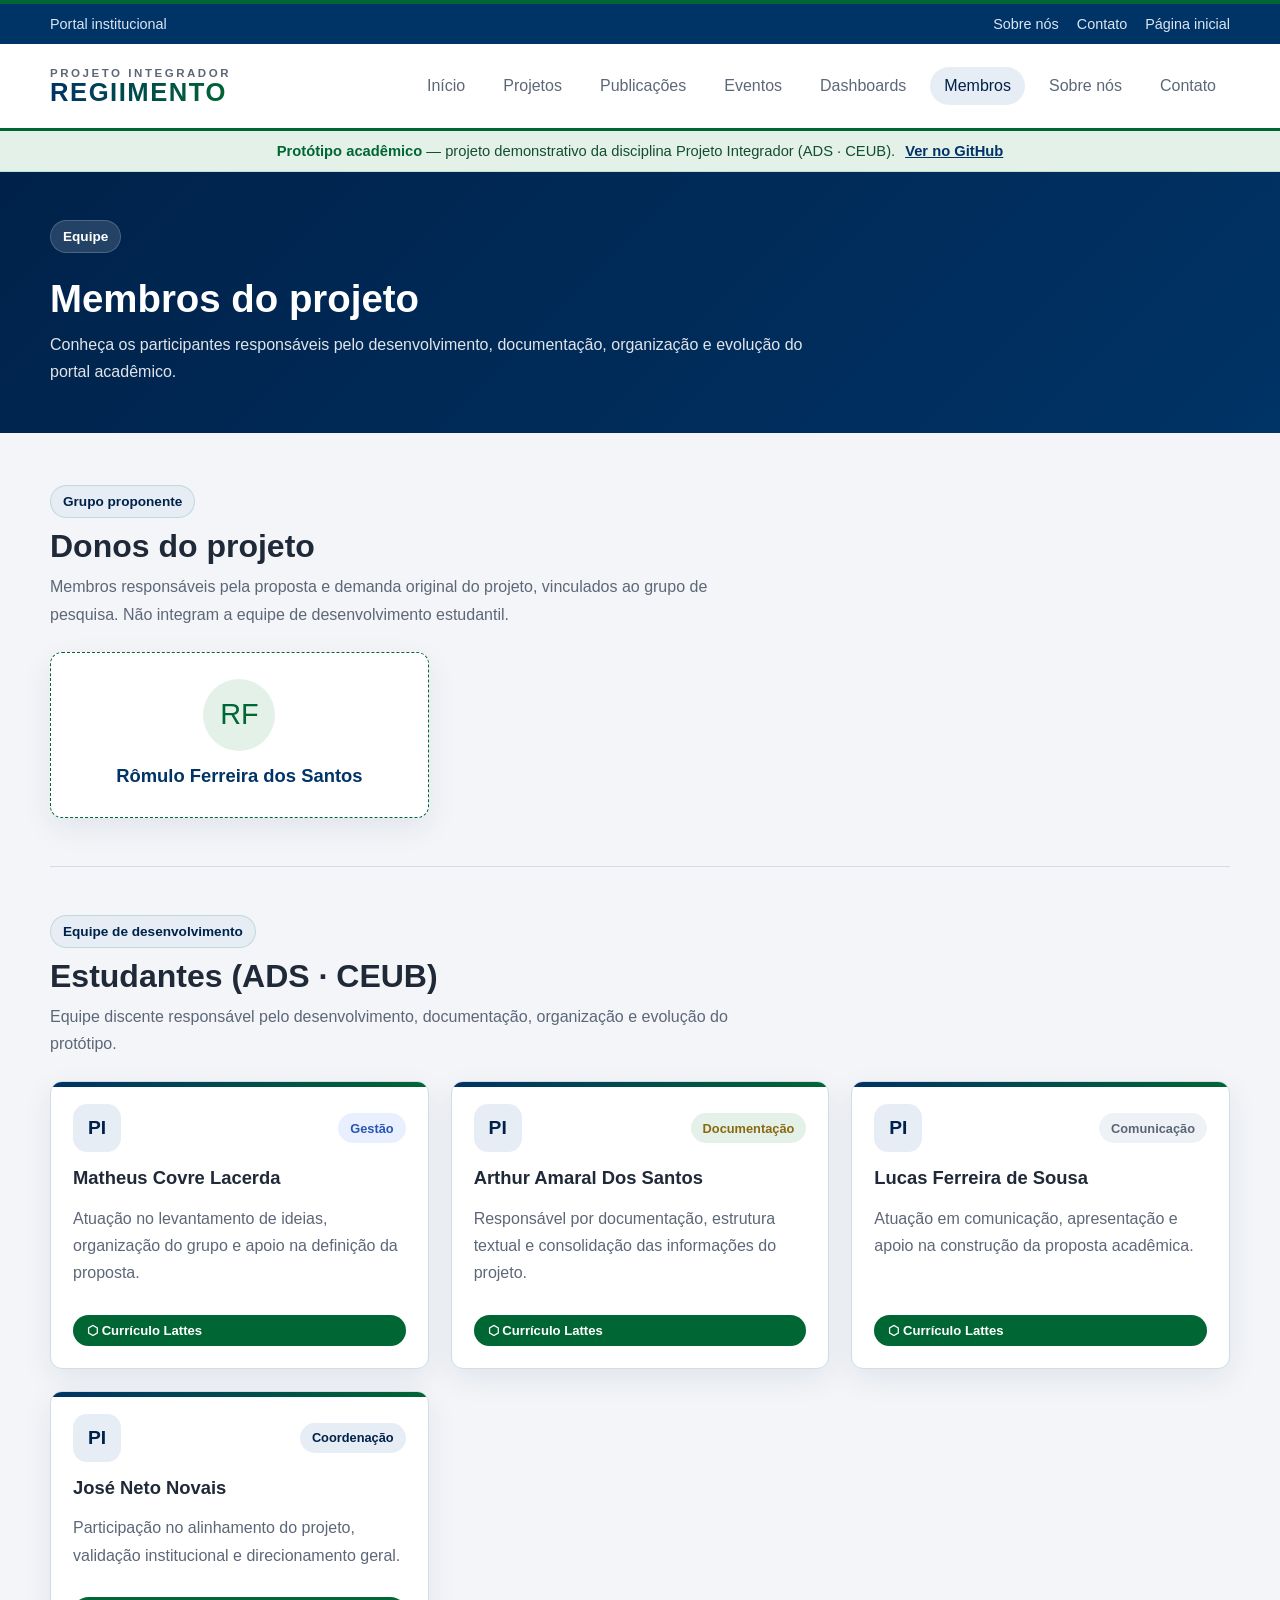
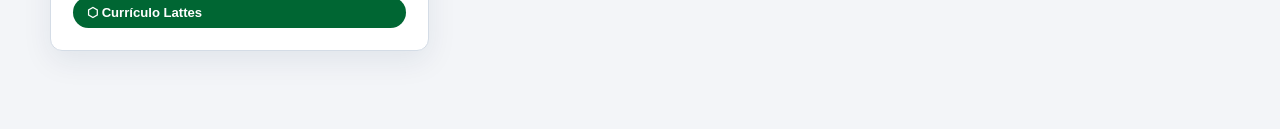
<file: projeto/paginas/membros.html>
<!DOCTYPE html>
<html lang="pt-BR">
<head>
  <meta charset="UTF-8" />
  <meta name="viewport" content="width=device-width, initial-scale=1.0" />
  <title>Membros | Portal Acadêmico de Projetos</title>
  <link rel="stylesheet" href="../style.css" />
</head>
<body>
  <div class="topbar">
    <div class="container topbar-content">
      <span>Portal institucional</span>
      <div class="topbar-links">
        <a href="sobre.html">Sobre nós</a>
        <a href="contato.html">Contato</a>
        <a href="../index.html">Página inicial</a>
      </div>
    </div>
  </div>

  <header class="header">
    <div class="container header-content">
      <a href="../index.html" class="brand">
        <div class="brand-wordmark">
          <span class="brand-pre">Projeto Integrador</span>
          <strong class="brand-main">REGIIMENTO</strong>
        </div>
      </a>

      <button class="menu-toggle" id="menuToggle" aria-label="Abrir menu">☰</button>

            <nav class="nav" id="mainNav">
        <a href="../index.html">Início</a>
        <a href="home.html">Projetos</a>
        <a href="publicacoes.html">Publicações</a>
        <a href="eventos.html">Eventos</a>
        <a href="dashboards.html">Dashboards</a>
        <a href="membros.html" class="active">Membros</a>
        <a href="sobre.html">Sobre nós</a>
        <a href="contato.html">Contato</a>
      </nav>
    </div>
  </header>

  <div class="proto-banner">
    <div class="container">
      <span><strong>Protótipo acadêmico</strong> — projeto demonstrativo da disciplina Projeto Integrador (ADS · CEUB).</span>
      <a href="https://github.com/netonovais/Projeto-Integrador" target="_blank" rel="noopener">Ver no GitHub</a>
    </div>
  </div>

  <section class="page-banner">
    <div class="container">
      <span class="eyebrow eyebrow-light">Equipe</span>
      <h1>Membros do projeto</h1>
      <p>
        Conheça os participantes responsáveis pelo desenvolvimento, documentação,
        organização e evolução do portal acadêmico.
      </p>
    </div>
  </section>

  <main class="page-content">
    <div class="container">
      <div class="subsection-head">
        <span class="eyebrow">Grupo proponente</span>
        <h2>Donos do projeto</h2>
        <p>
          Membros responsáveis pela proposta e demanda original do projeto, vinculados ao
          grupo de pesquisa. Não integram a equipe de desenvolvimento estudantil.
        </p>
      </div>

      <div class="card-grid three">
        <article class="owner-card">
          <div class="owner-avatar">RF</div>
          <h3>Rômulo Ferreira dos Santos</h3>
        </article>
      </div>

      <hr class="section-divider" />

      <div class="subsection-head">
        <span class="eyebrow">Equipe de desenvolvimento</span>
        <h2>Estudantes (ADS · CEUB)</h2>
        <p>
          Equipe discente responsável pelo desenvolvimento, documentação, organização
          e evolução do protótipo.
        </p>
      </div>

      <div class="projects-grid">
      <article class="project-card">
        <div class="project-top">
          <div class="project-icon">PI</div>
          <div class="project-meta">
            <span class="badge badge-blue">Gestão</span>
          </div>
        </div>
        <h3>Matheus Covre Lacerda</h3>
        <p>Atuação no levantamento de ideias, organização do grupo e apoio na definição da proposta.</p>
        <a class="lattes-btn" href="http://lattes.cnpq.br/" target="_blank" rel="noopener">⬡ Currículo Lattes</a>
      </article>

      <article class="project-card">
        <div class="project-top">
          <div class="project-icon">PI</div>
          <div class="project-meta">
            <span class="badge badge-yellow">Documentação</span>
          </div>
        </div>
        <h3>Arthur Amaral Dos Santos</h3>
        <p>Responsável por documentação, estrutura textual e consolidação das informações do projeto.</p>
        <a class="lattes-btn" href="http://lattes.cnpq.br/" target="_blank" rel="noopener">⬡ Currículo Lattes</a>
      </article>

      <article class="project-card">
        <div class="project-top">
          <div class="project-icon">PI</div>
          <div class="project-meta">
            <span class="badge badge-gray">Comunicação</span>
          </div>
        </div>
        <h3>Lucas Ferreira de Sousa</h3>
        <p>Atuação em comunicação, apresentação e apoio na construção da proposta acadêmica.</p>
        <a class="lattes-btn" href="http://lattes.cnpq.br/" target="_blank" rel="noopener">⬡ Currículo Lattes</a>
      </article>

      <article class="project-card">
        <div class="project-top">
          <div class="project-icon">PI</div>
          <div class="project-meta">
            <span class="badge badge-green">Coordenação</span>
          </div>
        </div>
        <h3>José Neto Novais</h3>
        <p>Participação no alinhamento do projeto, validação institucional e direcionamento geral.</p>
        <a class="lattes-btn" href="http://lattes.cnpq.br/" target="_blank" rel="noopener">⬡ Currículo Lattes</a>
      </article>
      </div>
    </div>
  </main>

  <script src="../script.js"></script>
</body>
</html>
</file>
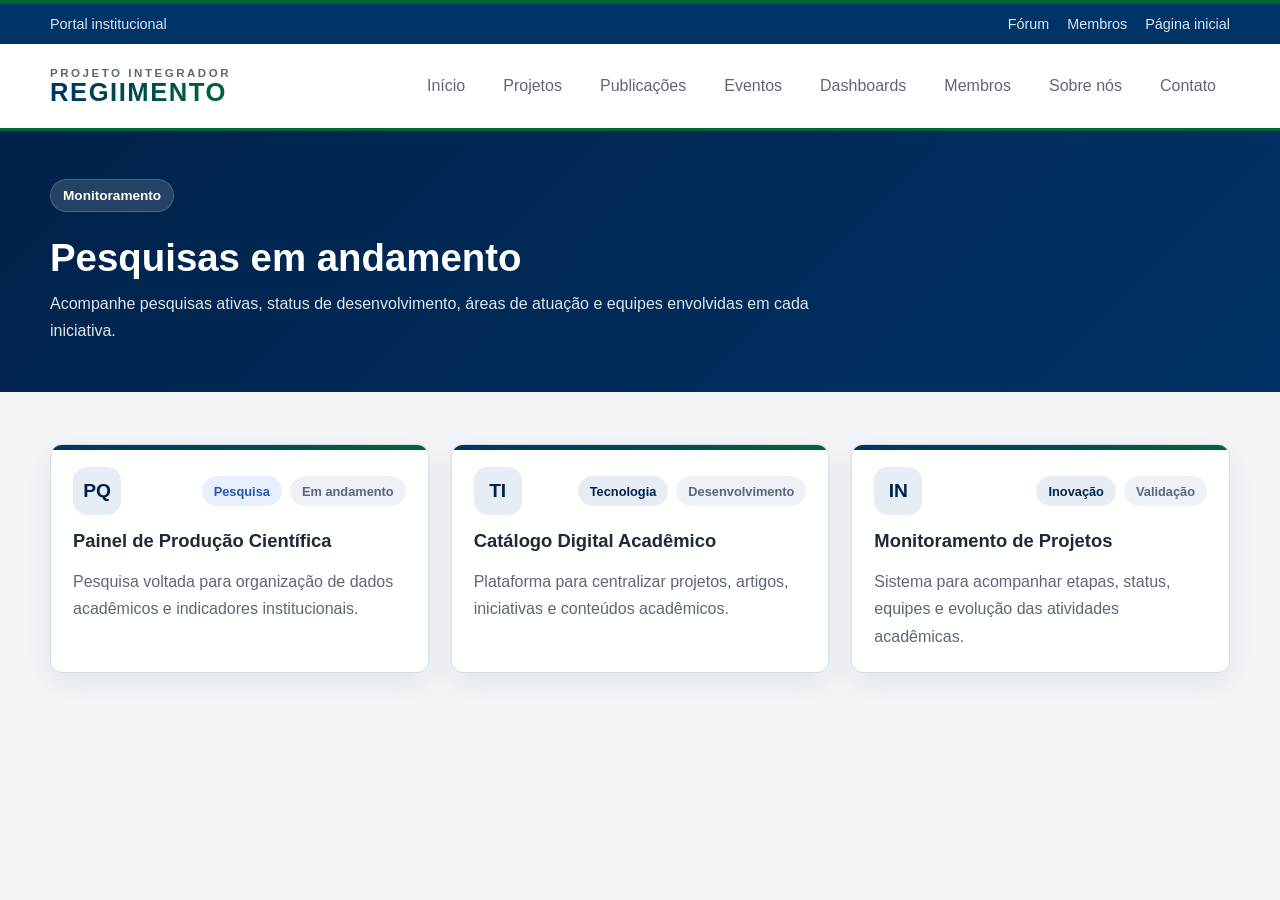
<file: projeto/paginas/pesquisas.html>
<!DOCTYPE html>
<html lang="pt-BR">
<head>
  <meta charset="UTF-8" />
  <meta name="viewport" content="width=device-width, initial-scale=1.0" />
  <title>Pesquisas em andamento | Portal Acadêmico de Projetos</title>
  <link rel="stylesheet" href="../style.css" />
</head>
<body>
  <div class="topbar">
    <div class="container topbar-content">
      <span>Portal institucional</span>
      <div class="topbar-links">
        <a href="forum.html">Fórum</a>
        <a href="membros.html">Membros</a>
        <a href="../index.html">Página inicial</a>
      </div>
    </div>
  </div>

  <header class="header">
    <div class="container header-content">
      <a href="../index.html" class="brand">
        <div class="brand-wordmark">
          <span class="brand-pre">Projeto Integrador</span>
          <strong class="brand-main">REGIIMENTO</strong>
        </div>
      </a>

      <button class="menu-toggle" id="menuToggle" aria-label="Abrir menu">☰</button>

            <nav class="nav" id="mainNav">
        <a href="../index.html">Início</a>
        <a href="home.html">Projetos</a>
        <a href="publicacoes.html">Publicações</a>
        <a href="eventos.html">Eventos</a>
        <a href="dashboards.html">Dashboards</a>
        <a href="membros.html">Membros</a>
        <a href="sobre.html">Sobre nós</a>
        <a href="contato.html">Contato</a>
      </nav>
    </div>
  </header>

  <section class="page-banner">
    <div class="container">
      <span class="eyebrow eyebrow-light">Monitoramento</span>
      <h1>Pesquisas em andamento</h1>
      <p>
        Acompanhe pesquisas ativas, status de desenvolvimento, áreas de atuação
        e equipes envolvidas em cada iniciativa.
      </p>
    </div>
  </section>

  <main class="page-content">
    <div class="container projects-grid">
      <article class="project-card">
        <div class="project-top">
          <div class="project-icon">PQ</div>
          <div class="project-meta">
            <span class="badge badge-blue">Pesquisa</span>
            <span class="badge badge-gray">Em andamento</span>
          </div>
        </div>
        <h3>Painel de Produção Científica</h3>
        <p>Pesquisa voltada para organização de dados acadêmicos e indicadores institucionais.</p>
      </article>

      <article class="project-card">
        <div class="project-top">
          <div class="project-icon">TI</div>
          <div class="project-meta">
            <span class="badge badge-green">Tecnologia</span>
            <span class="badge badge-gray">Desenvolvimento</span>
          </div>
        </div>
        <h3>Catálogo Digital Acadêmico</h3>
        <p>Plataforma para centralizar projetos, artigos, iniciativas e conteúdos acadêmicos.</p>
      </article>

      <article class="project-card">
        <div class="project-top">
          <div class="project-icon">IN</div>
          <div class="project-meta">
            <span class="badge badge-green">Inovação</span>
            <span class="badge badge-gray">Validação</span>
          </div>
        </div>
        <h3>Monitoramento de Projetos</h3>
        <p>Sistema para acompanhar etapas, status, equipes e evolução das atividades acadêmicas.</p>
      </article>
    </div>
  </main>

  <script src="../script.js"></script>
</body>
</html>
</file>
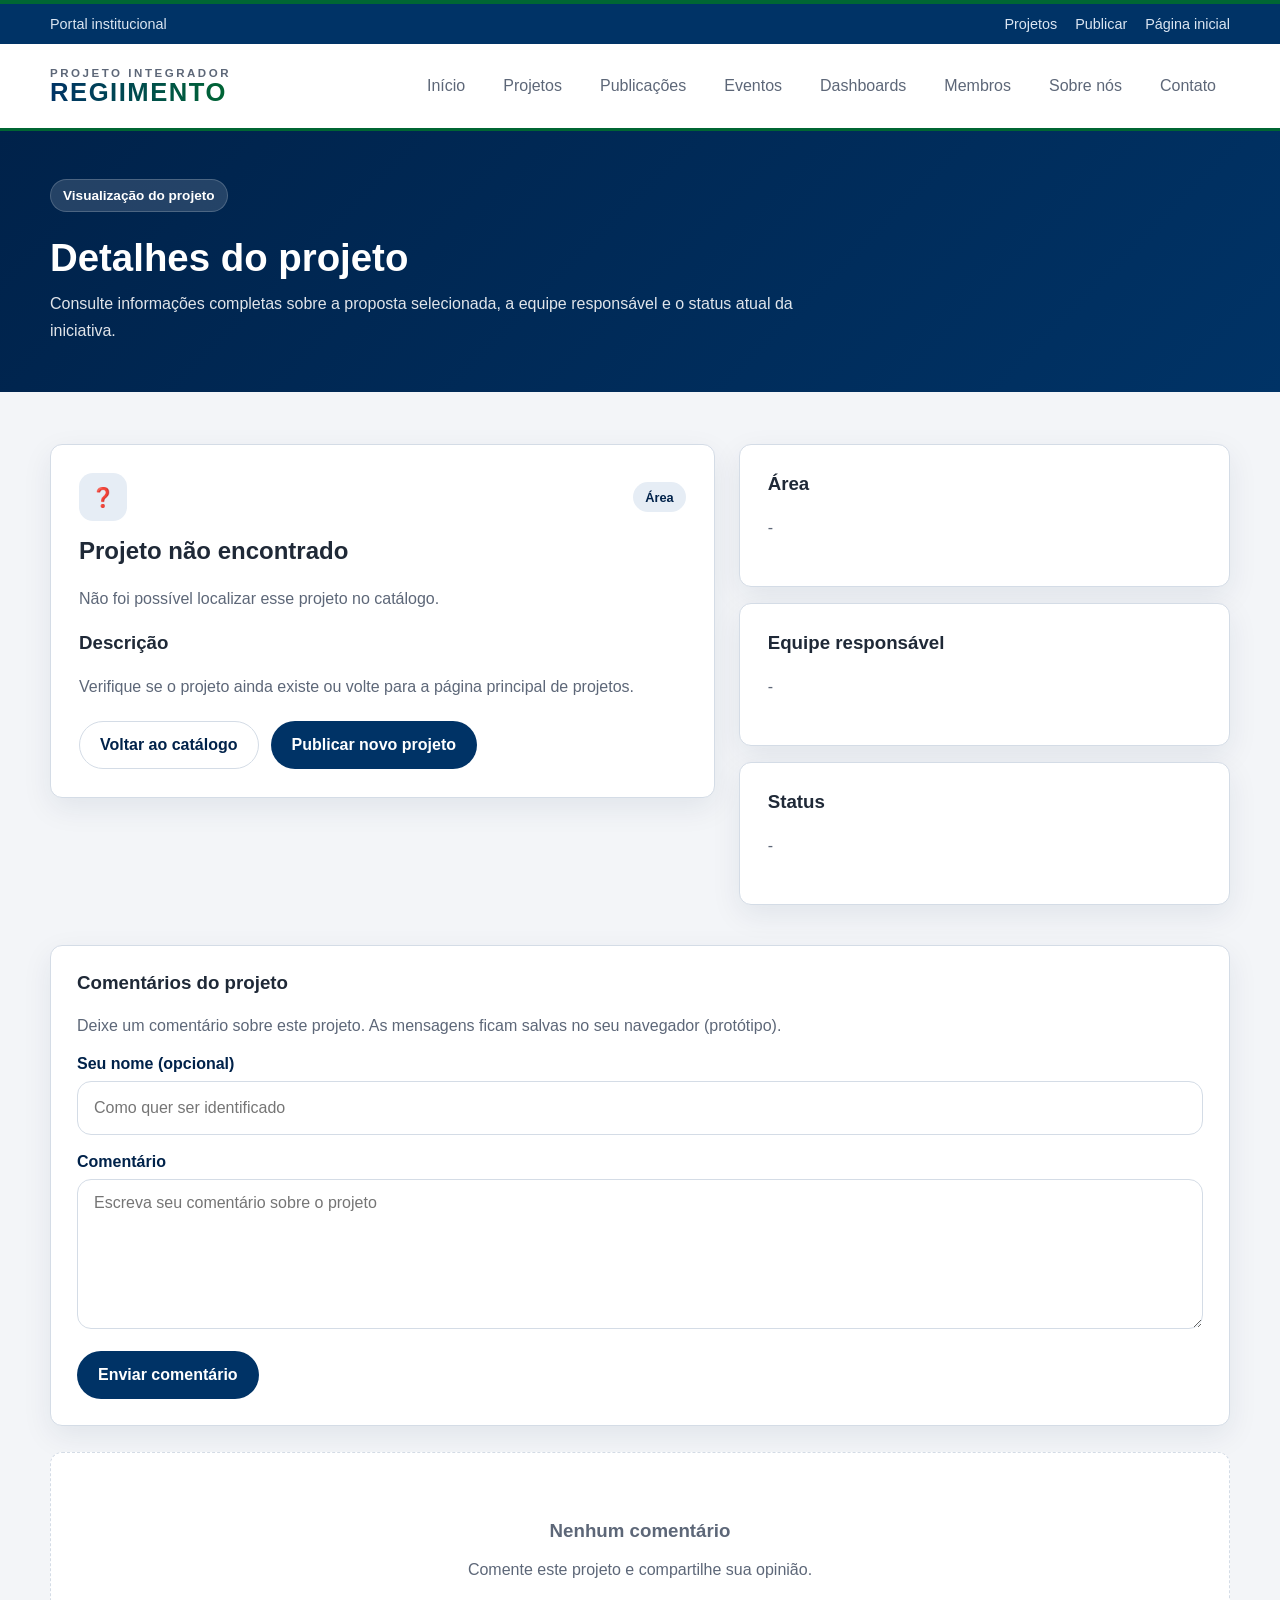
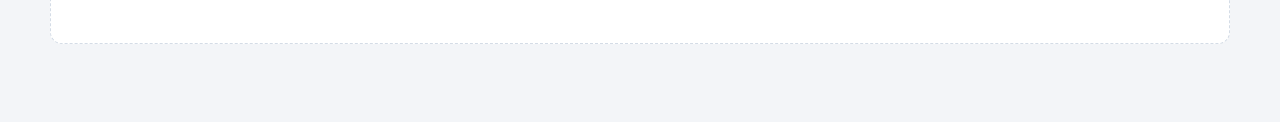
<file: projeto/paginas/projeto.html>
<!DOCTYPE html>
<html lang="pt-BR">
<head>
  <meta charset="UTF-8" />
  <meta name="viewport" content="width=device-width, initial-scale=1.0" />
  <title>Detalhes do projeto | Portal Acadêmico de Projetos</title>
  <link rel="stylesheet" href="../style.css" />
</head>
<body>
  <div class="topbar">
    <div class="container topbar-content">
      <span>Portal institucional</span>
      <div class="topbar-links">
        <a href="home.html">Projetos</a>
        <a href="publicar.html">Publicar</a>
        <a href="../index.html">Página inicial</a>
      </div>
    </div>
  </div>

  <header class="header">
    <div class="container header-content">
      <a href="../index.html" class="brand">
        <div class="brand-wordmark">
          <span class="brand-pre">Projeto Integrador</span>
          <strong class="brand-main">REGIIMENTO</strong>
        </div>
      </a>

      <button class="menu-toggle" id="menuToggle" aria-label="Abrir menu">☰</button>

            <nav class="nav" id="mainNav">
        <a href="../index.html">Início</a>
        <a href="home.html">Projetos</a>
        <a href="publicacoes.html">Publicações</a>
        <a href="eventos.html">Eventos</a>
        <a href="dashboards.html">Dashboards</a>
        <a href="membros.html">Membros</a>
        <a href="sobre.html">Sobre nós</a>
        <a href="contato.html">Contato</a>
      </nav>
    </div>
  </header>

  <section class="page-banner">
    <div class="container">
      <span class="eyebrow eyebrow-light">Visualização do projeto</span>
      <h1>Detalhes do projeto</h1>
      <p>
        Consulte informações completas sobre a proposta selecionada, a equipe responsável
        e o status atual da iniciativa.
      </p>
    </div>
  </section>

  <main class="page-content">
    <div class="container detail-layout">
      <section class="detail-card">
        <div class="project-top" style="margin-bottom: 16px;">
          <div class="project-icon" id="detailIcon">PJ</div>
          <div class="project-meta">
            <span class="badge badge-green" id="detailBadge">Área</span>
          </div>
        </div>

        <h2 id="detailTitle">Carregando...</h2>
        <p id="detailResumo"></p>

        <h3>Descrição</h3>
        <p id="detailDescricao"></p>

        <div class="actions-row" style="margin-top: 20px;">
          <a href="home.html" class="btn btn-light">Voltar ao catálogo</a>
          <a href="publicar.html" class="btn btn-primary">Publicar novo projeto</a>
        </div>
      </section>

      <aside class="meta-stack">
        <div class="meta-card">
          <h3>Área</h3>
          <p id="detailArea">-</p>
        </div>

        <div class="meta-card">
          <h3>Equipe responsável</h3>
          <p id="detailAutor">-</p>
        </div>

        <div class="meta-card">
          <h3>Status</h3>
          <p id="detailStatus">-</p>
        </div>
      </aside>
    </div>

    <div class="container" style="margin-top: 40px;">
      <form id="projectCommentForm" class="comment-form">
        <h3>Comentários do projeto</h3>
        <p class="helper-text">Deixe um comentário sobre este projeto. As mensagens ficam salvas no seu navegador (protótipo).</p>

        <div class="form-group">
          <label for="commentAutor">Seu nome (opcional)</label>
          <input class="input" type="text" id="commentAutor" placeholder="Como quer ser identificado" />
        </div>

        <div class="form-group">
          <label for="commentTexto">Comentário</label>
          <textarea class="textarea" id="commentTexto" placeholder="Escreva seu comentário sobre o projeto"></textarea>
        </div>

        <button type="submit" class="btn btn-primary">Enviar comentário</button>
      </form>

      <div class="comment-list" id="projectComments"></div>
    </div>
  </main>

  <script src="../script.js"></script>
</body>
</html>
</file>
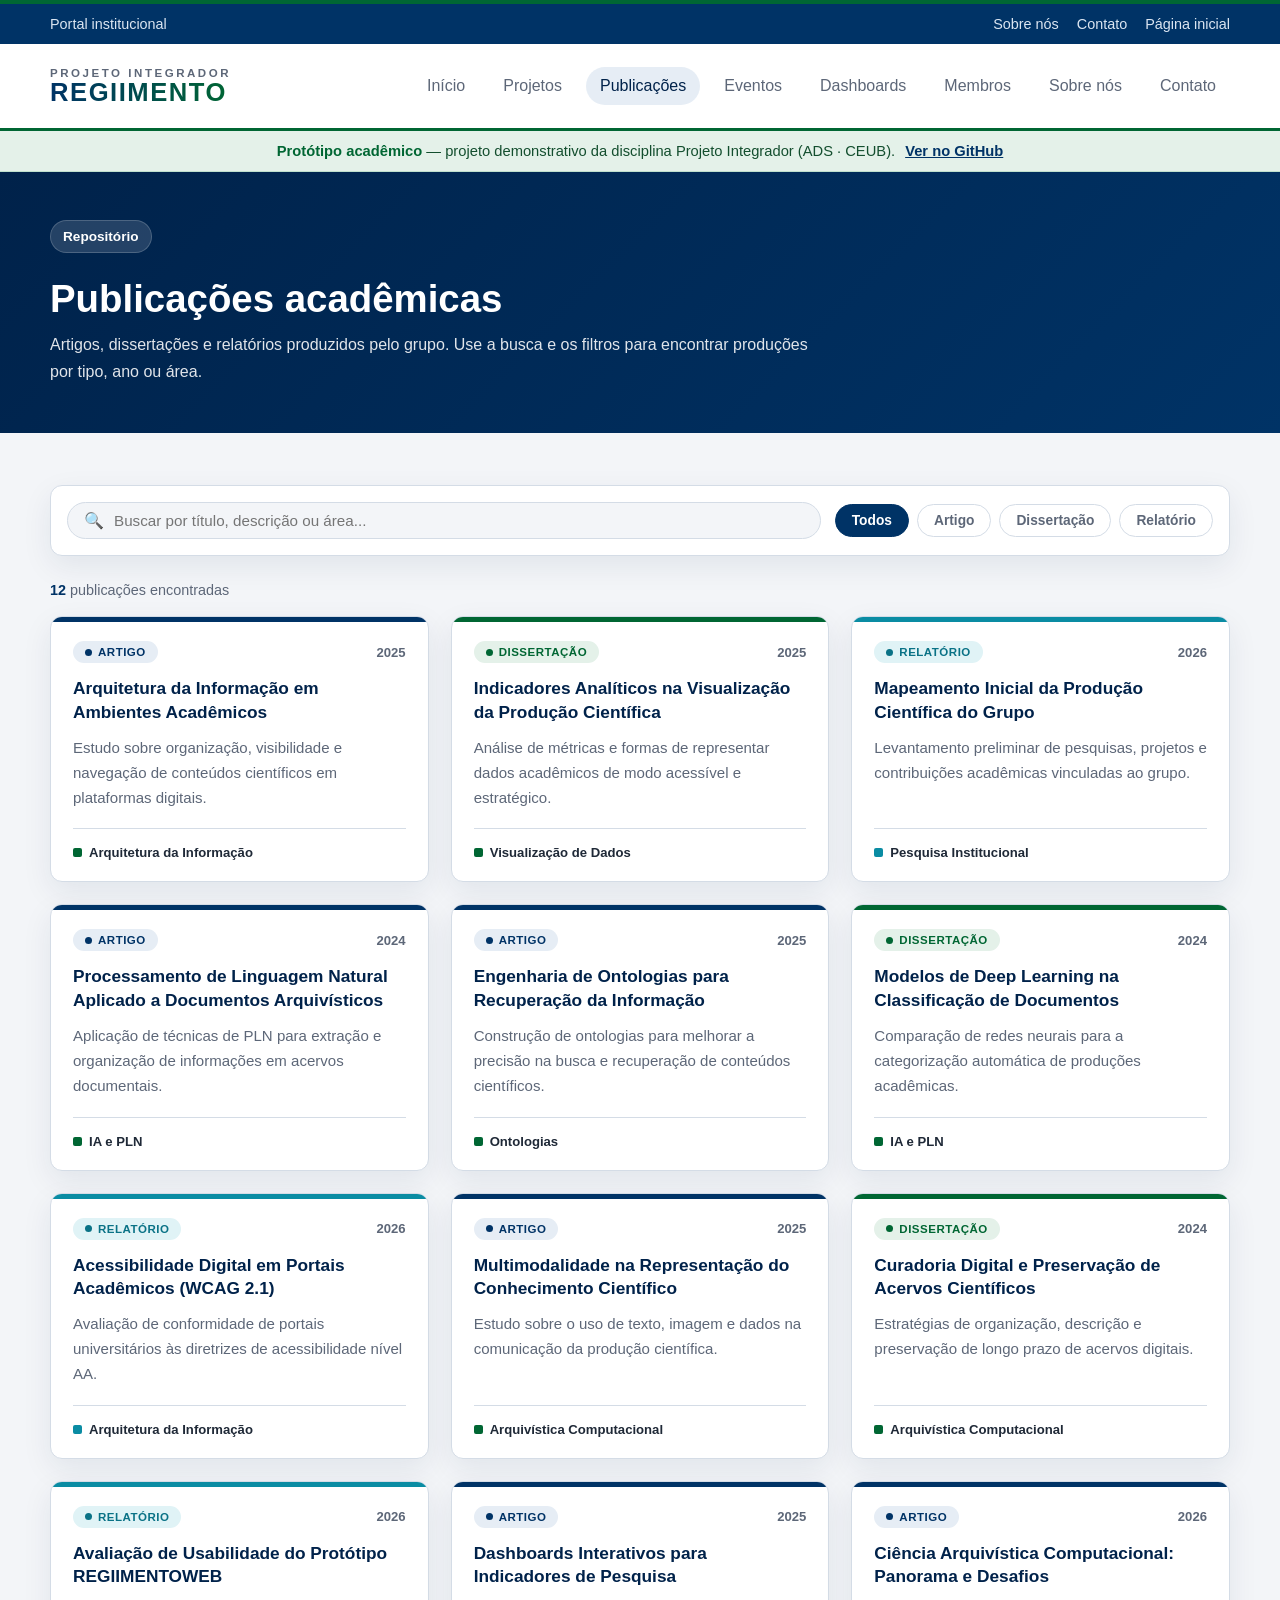
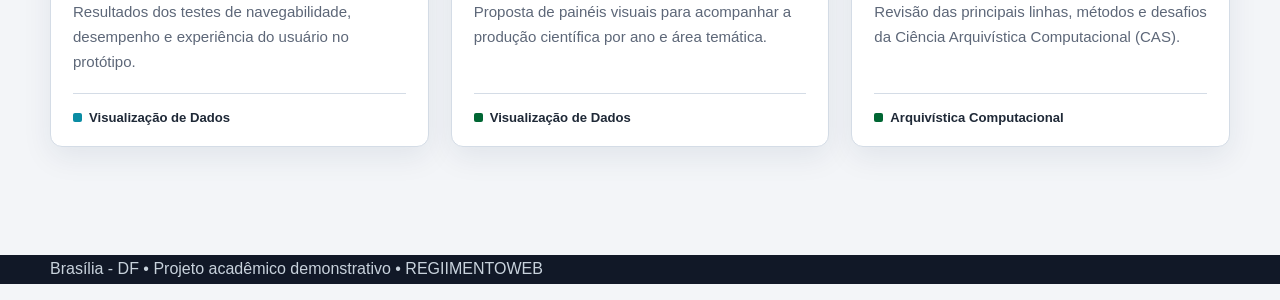
<file: projeto/paginas/publicacoes.html>
<!DOCTYPE html>
<html lang="pt-BR">
<head>
  <meta charset="UTF-8" />
  <meta name="viewport" content="width=device-width, initial-scale=1.0" />
  <title>Publicações | REGIIMENTOWEB</title>
  <meta name="description" content="Repositório de publicações acadêmicas do grupo com busca e filtros por tipo." />
  <link rel="stylesheet" href="../style.css" />
</head>
<body>
  <div class="topbar">
    <div class="container topbar-content">
      <span>Portal institucional</span>
      <div class="topbar-links">
        <a href="sobre.html">Sobre nós</a>
        <a href="contato.html">Contato</a>
        <a href="../index.html">Página inicial</a>
      </div>
    </div>
  </div>

  <header class="header">
    <div class="container header-content">
      <a href="../index.html" class="brand">
        <div class="brand-wordmark">
          <span class="brand-pre">Projeto Integrador</span>
          <strong class="brand-main">REGIIMENTO</strong>
        </div>
      </a>
      <button class="menu-toggle" id="menuToggle" aria-label="Abrir menu">☰</button>
            <nav class="nav" id="mainNav">
        <a href="../index.html">Início</a>
        <a href="home.html">Projetos</a>
        <a href="publicacoes.html" class="active">Publicações</a>
        <a href="eventos.html">Eventos</a>
        <a href="dashboards.html">Dashboards</a>
        <a href="membros.html">Membros</a>
        <a href="sobre.html">Sobre nós</a>
        <a href="contato.html">Contato</a>
      </nav>
    </div>
  </header>

  <div class="proto-banner">
    <div class="container">
      <span><strong>Protótipo acadêmico</strong> — projeto demonstrativo da disciplina Projeto Integrador (ADS · CEUB).</span>
      <a href="https://github.com/netonovais/Projeto-Integrador" target="_blank" rel="noopener">Ver no GitHub</a>
    </div>
  </div>

  <section class="page-banner">
    <div class="container">
      <span class="eyebrow eyebrow-light">Repositório</span>
      <h1>Publicações acadêmicas</h1>
      <p>Artigos, dissertações e relatórios produzidos pelo grupo. Use a busca e os filtros para encontrar produções por tipo, ano ou área.</p>
    </div>
  </section>

  <main class="page-content">
    <div class="container">
      <div class="filter-bar">
        <label class="search-field">
          <span aria-hidden="true">🔍</span>
          <input type="search" id="pubSearch" placeholder="Buscar por título, descrição ou área..." aria-label="Buscar publicações" />
        </label>
        <div class="filter-chips" id="pubChips"></div>
      </div>

      <p class="results-count" id="pubCount"></p>
      <div class="publicacoes-grid" id="publicacoesGrid"></div>
    </div>
  </main>

  <footer class="footer">
    <div class="container footer-bottom-inner">
      <p>Brasília - DF • Projeto acadêmico demonstrativo • REGIIMENTOWEB</p>
    </div>
  </footer>

  <script src="../js/portal.js"></script>
</body>
</html>
</file>
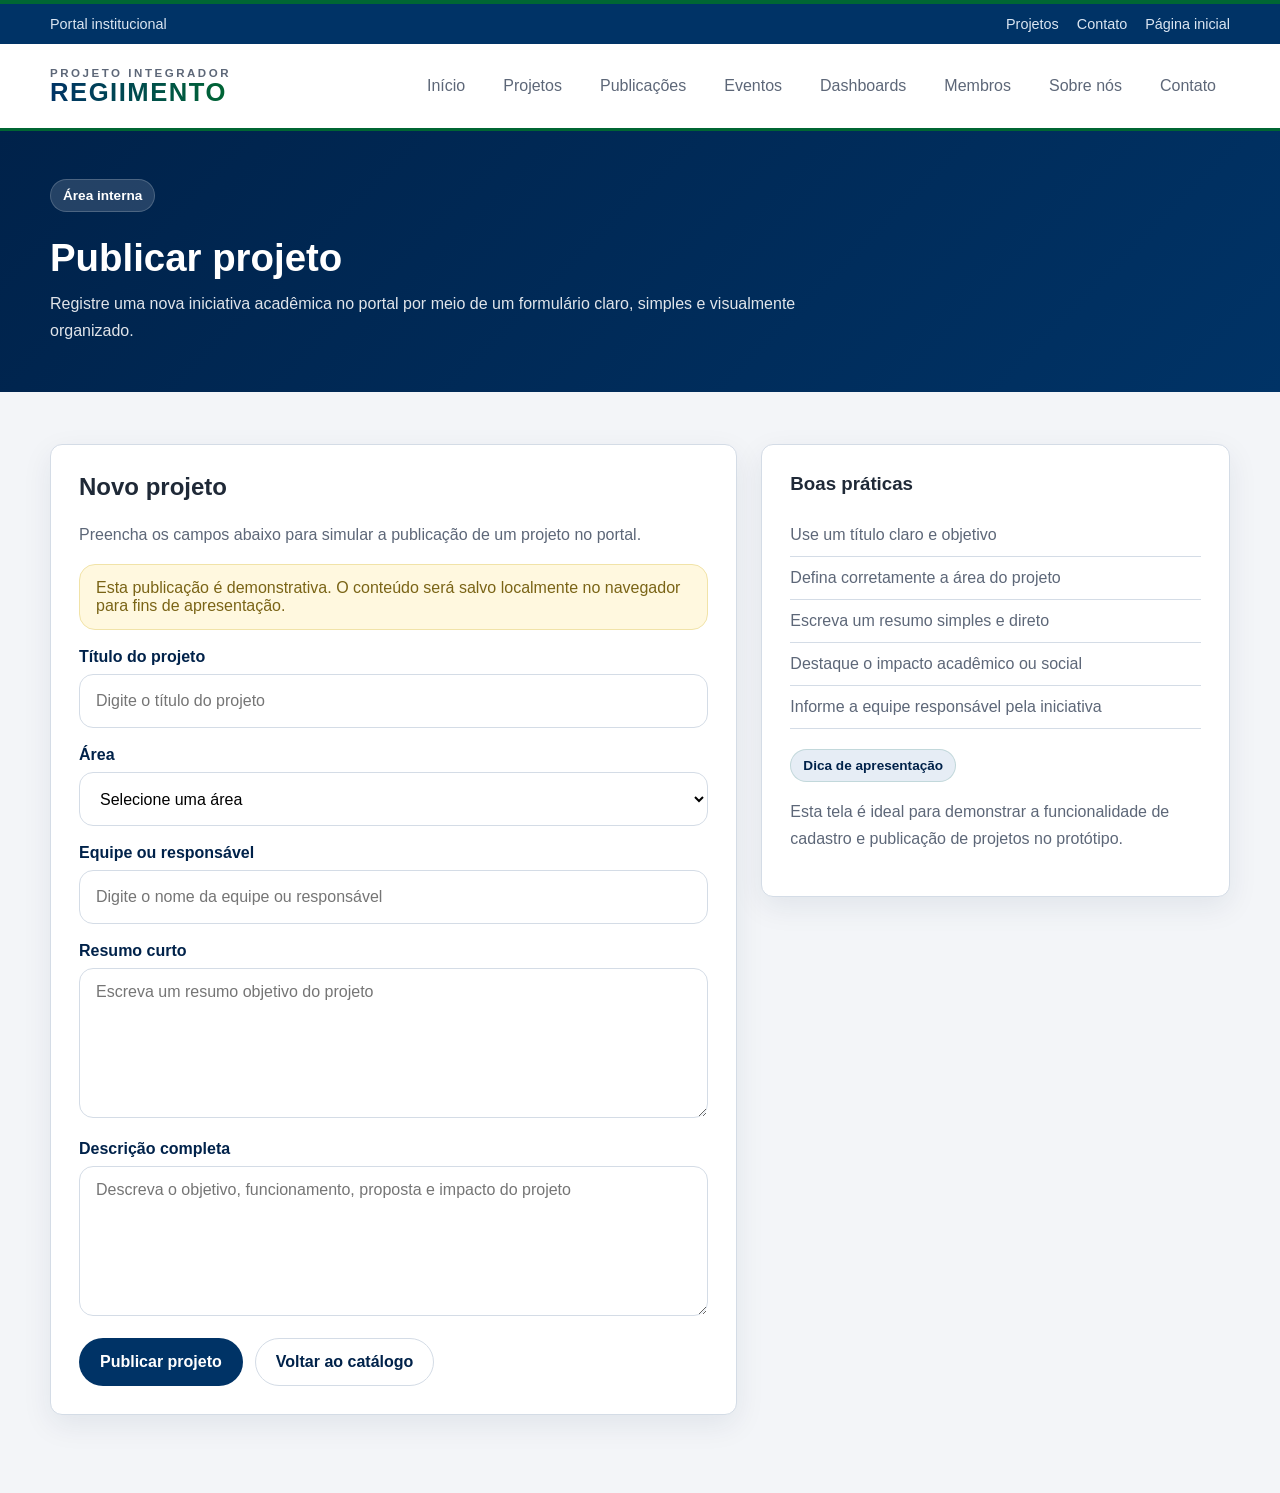
<file: projeto/paginas/publicar.html>
<!DOCTYPE html>
<html lang="pt-BR">
<head>
  <meta charset="UTF-8" />
  <meta name="viewport" content="width=device-width, initial-scale=1.0" />
  <title>Publicar projeto | Portal Acadêmico de Projetos</title>
  <link rel="stylesheet" href="../style.css" />
</head>
<body>
  <div class="topbar">
    <div class="container topbar-content">
      <span>Portal institucional</span>
      <div class="topbar-links">
        <a href="home.html">Projetos</a>
        <a href="contato.html">Contato</a>
        <a href="../index.html">Página inicial</a>
      </div>
    </div>
  </div>

  <header class="header">
    <div class="container header-content">
      <a href="../index.html" class="brand">
        <div class="brand-wordmark">
          <span class="brand-pre">Projeto Integrador</span>
          <strong class="brand-main">REGIIMENTO</strong>
        </div>
      </a>

      <button class="menu-toggle" id="menuToggle" aria-label="Abrir menu">☰</button>

            <nav class="nav" id="mainNav">
        <a href="../index.html">Início</a>
        <a href="home.html">Projetos</a>
        <a href="publicacoes.html">Publicações</a>
        <a href="eventos.html">Eventos</a>
        <a href="dashboards.html">Dashboards</a>
        <a href="membros.html">Membros</a>
        <a href="sobre.html">Sobre nós</a>
        <a href="contato.html">Contato</a>
      </nav>
    </div>
  </header>

  <section class="page-banner">
    <div class="container">
      <span class="eyebrow eyebrow-light">Área interna</span>
      <h1>Publicar projeto</h1>
      <p>
        Registre uma nova iniciativa acadêmica no portal por meio de um formulário
        claro, simples e visualmente organizado.
      </p>
    </div>
  </section>

  <main class="page-content">
    <div class="container two-columns">
      <section class="form-card">
        <h2>Novo projeto</h2>
        <p class="helper-text">
          Preencha os campos abaixo para simular a publicação de um projeto no portal.
        </p>

        <div class="notice">
          Esta publicação é demonstrativa. O conteúdo será salvo localmente no navegador para fins de apresentação.
        </div>

        <form id="publishForm">
          <div class="form-group">
            <label for="tituloProjeto">Título do projeto</label>
            <input class="input" type="text" id="tituloProjeto" placeholder="Digite o título do projeto" />
          </div>

          <div class="form-group">
            <label for="areaProjeto">Área</label>
            <select class="select" id="areaProjeto">
              <option value="">Selecione uma área</option>
              <option value="Tecnologia">Tecnologia</option>
              <option value="Pesquisa">Pesquisa</option>
              <option value="Extensão">Extensão</option>
              <option value="Educação">Educação</option>
              <option value="Inovação">Inovação</option>
            </select>
          </div>

          <div class="form-group">
            <label for="autorProjeto">Equipe ou responsável</label>
            <input class="input" type="text" id="autorProjeto" placeholder="Digite o nome da equipe ou responsável" />
          </div>

          <div class="form-group">
            <label for="resumoProjeto">Resumo curto</label>
            <textarea class="textarea" id="resumoProjeto" placeholder="Escreva um resumo objetivo do projeto"></textarea>
          </div>

          <div class="form-group">
            <label for="descricaoProjeto">Descrição completa</label>
            <textarea class="textarea" id="descricaoProjeto" placeholder="Descreva o objetivo, funcionamento, proposta e impacto do projeto"></textarea>
          </div>

          <div class="actions-row">
            <button type="submit" class="btn btn-primary">Publicar projeto</button>
            <a href="home.html" class="btn btn-light">Voltar ao catálogo</a>
          </div>
        </form>
      </section>

      <aside class="side-card">
        <h3>Boas práticas</h3>
        <ul class="side-list">
          <li>Use um título claro e objetivo</li>
          <li>Defina corretamente a área do projeto</li>
          <li>Escreva um resumo simples e direto</li>
          <li>Destaque o impacto acadêmico ou social</li>
          <li>Informe a equipe responsável pela iniciativa</li>
        </ul>

        <div style="margin-top: 20px;">
          <span class="eyebrow">Dica de apresentação</span>
          <p class="helper-text">
            Esta tela é ideal para demonstrar a funcionalidade de cadastro e publicação de projetos no protótipo.
          </p>
        </div>
      </aside>
    </div>
  </main>

  <script src="../script.js"></script>
</body>
</html>
</file>
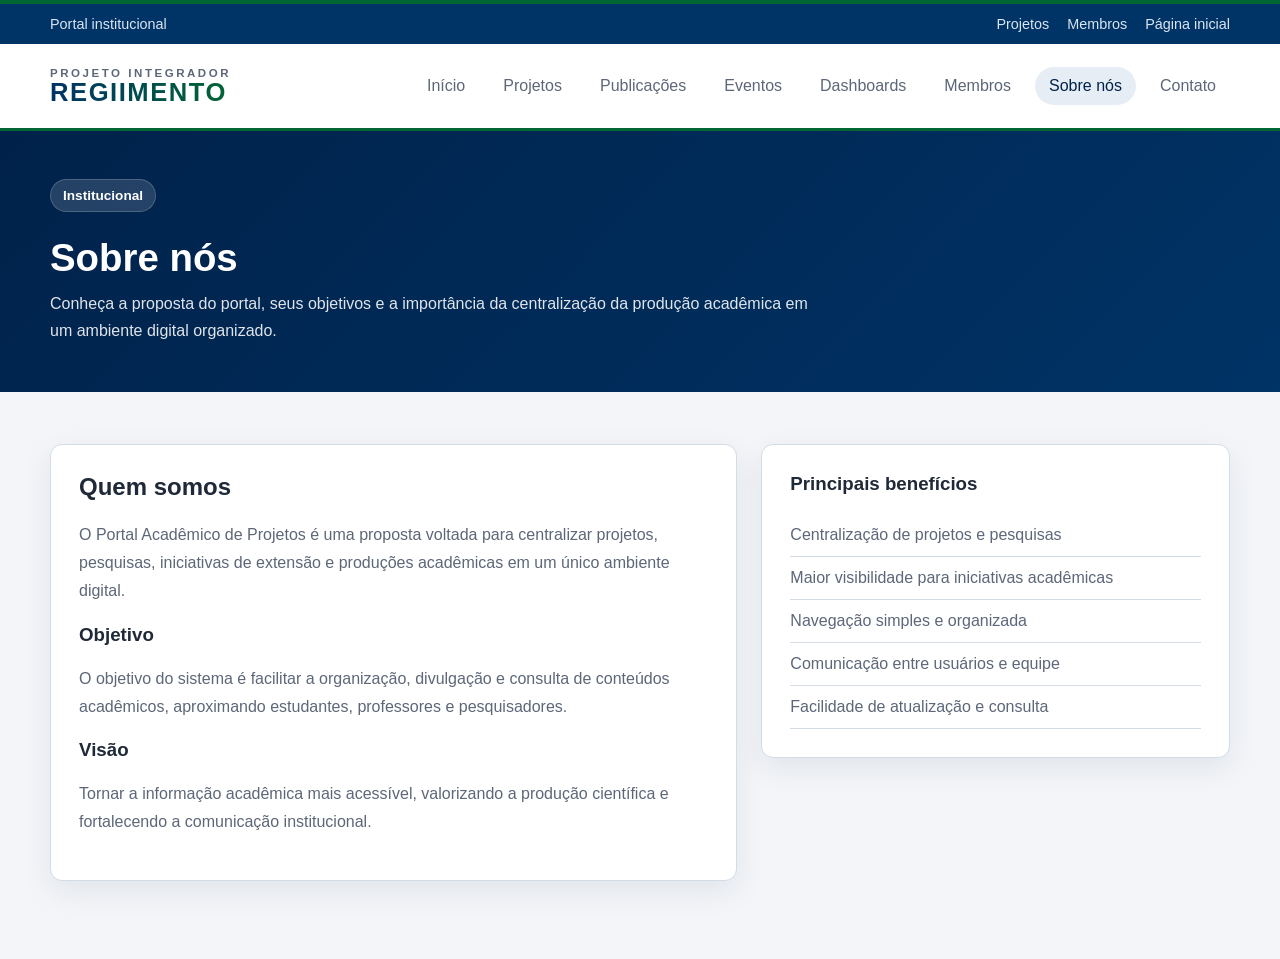
<file: projeto/paginas/sobre.html>
<!DOCTYPE html>
<html lang="pt-BR">
<head>
  <meta charset="UTF-8" />
  <meta name="viewport" content="width=device-width, initial-scale=1.0" />
  <title>Sobre nós | Portal Acadêmico de Projetos</title>
  <link rel="stylesheet" href="../style.css" />
</head>
<body>
  <div class="topbar">
    <div class="container topbar-content">
      <span>Portal institucional</span>
      <div class="topbar-links">
        <a href="home.html">Projetos</a>
        <a href="membros.html">Membros</a>
        <a href="../index.html">Página inicial</a>
      </div>
    </div>
  </div>

  <header class="header">
    <div class="container header-content">
      <a href="../index.html" class="brand">
        <div class="brand-wordmark">
          <span class="brand-pre">Projeto Integrador</span>
          <strong class="brand-main">REGIIMENTO</strong>
        </div>
      </a>

      <button class="menu-toggle" id="menuToggle" aria-label="Abrir menu">☰</button>

            <nav class="nav" id="mainNav">
        <a href="../index.html">Início</a>
        <a href="home.html">Projetos</a>
        <a href="publicacoes.html">Publicações</a>
        <a href="eventos.html">Eventos</a>
        <a href="dashboards.html">Dashboards</a>
        <a href="membros.html">Membros</a>
        <a href="sobre.html" class="active">Sobre nós</a>
        <a href="contato.html">Contato</a>
      </nav>
    </div>
  </header>

  <section class="page-banner">
    <div class="container">
      <span class="eyebrow eyebrow-light">Institucional</span>
      <h1>Sobre nós</h1>
      <p>
        Conheça a proposta do portal, seus objetivos e a importância da centralização
        da produção acadêmica em um ambiente digital organizado.
      </p>
    </div>
  </section>

  <main class="page-content">
    <div class="container two-columns">
      <section class="detail-card">
        <h2>Quem somos</h2>
        <p>
          O Portal Acadêmico de Projetos é uma proposta voltada para centralizar projetos,
          pesquisas, iniciativas de extensão e produções acadêmicas em um único ambiente digital.
        </p>

        <h3>Objetivo</h3>
        <p>
          O objetivo do sistema é facilitar a organização, divulgação e consulta de conteúdos
          acadêmicos, aproximando estudantes, professores e pesquisadores.
        </p>

        <h3>Visão</h3>
        <p>
          Tornar a informação acadêmica mais acessível, valorizando a produção científica
          e fortalecendo a comunicação institucional.
        </p>
      </section>

      <aside class="side-card">
        <h3>Principais benefícios</h3>
        <ul class="side-list">
          <li>Centralização de projetos e pesquisas</li>
          <li>Maior visibilidade para iniciativas acadêmicas</li>
          <li>Navegação simples e organizada</li>
          <li>Comunicação entre usuários e equipe</li>
          <li>Facilidade de atualização e consulta</li>
        </ul>
      </aside>
    </div>
  </main>

  <script src="../script.js"></script>
</body>
</html>
</file>
<file: projeto/style.css>
:root {
  /* Paleta institucional do portal: Azul (#003366) + Verde (#006633) */
  --primary: #003366;        /* Azul institucional */
  --primary-dark: #00224a;
  --primary-soft: #e6edf5;
  --secondary: #006633;      /* Verde institucional */
  --secondary-soft: #e4f1e9;
  --accent: #f4c542;         /* amarelo de apoio (gov.br) */
  --bg: #f3f5f8;
  --surface: #ffffff;
  --text: #1f2937;
  --text-soft: #5d6778;
  --border: #d4dce6;
  --shadow: 0 10px 30px rgba(0, 34, 74, 0.08);
  --radius: 12px;
  --radius-md: 10px;
  --radius-sm: 8px;
  --container: 1180px;
  --transition: 0.25s ease;
}

* {
  box-sizing: border-box;
}

html {
  scroll-behavior: smooth;
}

body {
  margin: 0;
  font-family: Arial, Helvetica, sans-serif;
  color: var(--text);
  background: var(--bg);
}

img {
  max-width: 100%;
  display: block;
}

a {
  text-decoration: none;
  color: inherit;
}

button,
input,
textarea,
select {
  font: inherit;
}

.container {
  width: min(100% - 32px, var(--container));
  margin: 0 auto;
}

.topbar {
  background: var(--primary);
  color: #dbe6f2;
  font-size: 0.9rem;
  border-top: 4px solid var(--secondary);
}

.topbar-content {
  min-height: 40px;
  display: flex;
  align-items: center;
  justify-content: space-between;
  gap: 18px;
}

.topbar-links {
  display: flex;
  gap: 18px;
  flex-wrap: wrap;
}

.topbar-links a {
  color: #dbe6f2;
}

.topbar-links a:hover {
  color: #ffffff;
  text-decoration: underline;
}

.header {
  background: rgba(255, 255, 255, 0.97);
  backdrop-filter: blur(8px);
  border-bottom: 3px solid var(--secondary);
  position: sticky;
  top: 0;
  z-index: 30;
}

.header-content {
  min-height: 84px;
  display: flex;
  align-items: center;
  justify-content: space-between;
  gap: 18px;
}

.brand {
  display: flex;
  flex-direction: column;
  align-items: flex-start;
  gap: 2px;
  line-height: 1.05;
}

.brand-wordmark {
  display: flex;
  flex-direction: column;
}

.brand-pre {
  font-size: 0.72rem;
  font-weight: 700;
  letter-spacing: 0.22em;
  text-transform: uppercase;
  color: var(--text-soft);
}

.brand-main {
  font-size: clamp(1.35rem, 2vw, 1.7rem);
  font-weight: 800;
  letter-spacing: 0.06em;
  text-transform: uppercase;
  color: var(--primary);
  background: linear-gradient(90deg, var(--primary), var(--secondary));
  -webkit-background-clip: text;
  background-clip: text;
  -webkit-text-fill-color: transparent;
}

.brand-icon {
  width: 54px;
  height: 54px;
  border-radius: 8px;
  display: grid;
  place-items: center;
  color: #fff;
  font-weight: 700;
  letter-spacing: 0.5px;
  background: linear-gradient(135deg, var(--primary), var(--secondary));
  box-shadow: var(--shadow);
}

.brand-text strong {
  display: block;
  font-size: 1rem;
}

.brand-text span {
  display: block;
  color: var(--text-soft);
  font-size: 0.92rem;
  margin-top: 4px;
}

.nav {
  display: flex;
  align-items: center;
  gap: 10px;
}

.nav a {
  color: var(--text-soft);
  padding: 10px 14px;
  border-radius: 999px;
  transition: var(--transition);
}

.nav a:hover,
.nav a.active {
  background: var(--primary-soft);
  color: var(--primary-dark);
}

.menu-toggle {
  display: none;
  width: 46px;
  height: 46px;
  border: 0;
  border-radius: 12px;
  cursor: pointer;
  background: var(--primary-soft);
  color: var(--primary-dark);
}

.btn {
  display: inline-flex;
  align-items: center;
  justify-content: center;
  gap: 8px;
  min-height: 48px;
  padding: 0 20px;
  border-radius: 999px;
  border: 1px solid transparent;
  font-weight: 700;
  cursor: pointer;
  transition: var(--transition);
}

.btn:hover {
  transform: translateY(-2px);
}

.btn-primary {
  background: var(--primary);
  color: #fff;
}

.btn-primary:hover {
  background: var(--primary-dark);
}

.btn-light {
  background: #fff;
  color: var(--primary-dark);
  border-color: var(--border);
}

.btn-light:hover {
  background: var(--primary-soft);
  border-color: var(--primary);
}

.btn-outline-dark {
  border-color: var(--border);
  color: var(--primary-dark) !important;
  background: #fff;
}

.btn-outline-green {
  border-color: var(--primary);
  color: var(--primary);
  background: transparent;
}

.btn-outline-green:hover {
  background: var(--primary-soft);
}

.hero {
  padding: 88px 0 70px;
  background:
    radial-gradient(circle at top right, rgba(0, 102, 51, 0.10), transparent 28%),
    linear-gradient(135deg, #ffffff 0%, #eaf0f7 100%);
}

.hero-grid {
  display: grid;
  grid-template-columns: 1.2fr 0.9fr;
  gap: 32px;
  align-items: center;
}

.eyebrow {
  display: inline-block;
  background: var(--primary-soft);
  border: 1px solid rgba(11, 107, 80, 0.16);
  color: var(--primary-dark);
  padding: 8px 12px;
  border-radius: 999px;
  font-size: 0.85rem;
  font-weight: 700;
  margin-bottom: 16px;
}

.eyebrow-light {
  background: rgba(255, 255, 255, 0.14);
  color: #fff;
  border-color: rgba(255, 255, 255, 0.18);
}

.hero h1 {
  margin: 0 0 16px;
  font-size: clamp(2rem, 4vw, 3.4rem);
  line-height: 1.08;
}

.hero p {
  margin: 0;
  color: var(--text-soft);
  font-size: 1.06rem;
  line-height: 1.75;
}

.hero-actions {
  display: flex;
  gap: 12px;
  flex-wrap: wrap;
  margin: 28px 0;
}

.stats-grid {
  display: grid;
  grid-template-columns: repeat(3, 1fr);
  gap: 14px;
}

.stat-card {
  background: #fff;
  border: 1px solid var(--border);
  border-radius: var(--radius-md);
  padding: 18px;
  box-shadow: var(--shadow);
}

.stat-card strong {
  display: block;
  font-size: 1.2rem;
  color: var(--primary-dark);
  margin-bottom: 6px;
}

.stat-card span {
  color: var(--text-soft);
  font-size: 0.95rem;
}

.hero-panel {
  background: linear-gradient(145deg, var(--primary-dark), var(--primary));
  color: #fff;
  border-radius: 28px;
  padding: 30px;
  box-shadow: var(--shadow);
}

.hero-panel h2 {
  margin: 14px 0 12px;
  font-size: 1.8rem;
}

.hero-panel p {
  color: rgba(255, 255, 255, 0.9);
}

.panel-badge {
  display: inline-block;
  padding: 8px 12px;
  border-radius: 999px;
  background: rgba(255, 255, 255, 0.14);
  font-size: 0.84rem;
  font-weight: 700;
}

.panel-tags {
  display: flex;
  gap: 10px;
  flex-wrap: wrap;
  margin: 18px 0;
}

.tag {
  display: inline-flex;
  align-items: center;
  min-height: 32px;
  padding: 0 12px;
  background: rgba(255, 255, 255, 0.14);
  border-radius: 999px;
  font-size: 0.84rem;
  font-weight: 700;
}

.panel-list {
  list-style: none;
  padding: 0;
  margin: 18px 0 0;
}

.panel-list li {
  padding: 10px 0;
  border-bottom: 1px solid rgba(255, 255, 255, 0.14);
}

.section {
  padding: 88px 0;
}

.section-muted {
  background: #eef4f7;
}

.section-head {
  display: flex;
  align-items: end;
  justify-content: space-between;
  gap: 20px;
  flex-wrap: wrap;
  margin-bottom: 34px;
}

.section-head h2 {
  margin: 6px 0 0;
  font-size: clamp(1.6rem, 3vw, 2.3rem);
}

.section-head p {
  margin: 0;
  max-width: 650px;
  color: var(--text-soft);
  line-height: 1.7;
}

.centered {
  text-align: center;
  justify-content: center;
}

.centered p {
  max-width: 760px;
}

.card-grid {
  display: grid;
  gap: 22px;
}

.card-grid.three {
  grid-template-columns: repeat(3, 1fr);
}

.feature-card,
.project-card,
.form-card,
.side-card,
.detail-card,
.contact-card,
.info-card,
.login-card,
.meta-card {
  background: #fff;
  border: 1px solid var(--border);
  border-radius: var(--radius);
  box-shadow: var(--shadow);
  overflow: hidden;
}

.feature-card {
  padding: 26px;
}

.feature-icon {
  width: 54px;
  height: 54px;
  border-radius: 16px;
  display: grid;
  place-items: center;
  font-size: 1.45rem;
  margin-bottom: 16px;
  background: var(--primary-soft);
}

.feature-card h3 {
  margin: 0 0 10px;
  color: var(--primary-dark);
}

.feature-card p {
  margin: 0;
  color: var(--text-soft);
  line-height: 1.7;
}

.quick-access-section {
  padding-top: 40px;
}

.quick-access-grid {
  display: grid;
  grid-template-columns: repeat(2, 1fr);
  gap: 18px;
  margin-top: 28px;
}

.quick-card {
  display: flex;
  align-items: flex-start;
  gap: 16px;
  background: #ffffff;
  border: 1px solid var(--border);
  border-radius: 20px;
  padding: 22px;
  box-shadow: var(--shadow);
  transition: var(--transition);
}

.quick-card:hover {
  transform: translateY(-4px);
  border-color: rgba(11, 107, 80, 0.25);
  background: #fbfdfc;
}

.quick-icon {
  width: 56px;
  height: 56px;
  min-width: 56px;
  border-radius: 16px;
  display: grid;
  place-items: center;
  font-size: 1.4rem;
  background: var(--primary-soft);
}

.quick-card h3 {
  margin: 4px 0 8px;
  color: var(--primary-dark);
  font-size: 1.1rem;
}

.quick-card p {
  margin: 0;
  color: var(--text-soft);
  line-height: 1.6;
  font-size: 0.96rem;
}

.projects-grid {
  display: grid;
  grid-template-columns: repeat(3, 1fr);
  gap: 22px;
}

.project-card {
  padding: 22px;
  display: flex;
  flex-direction: column;
  gap: 14px;
  transition: var(--transition);
  position: relative;
}

.project-card::before {
  content: "";
  position: absolute;
  inset: 0 auto auto 0;
  width: 100%;
  height: 5px;
  background: linear-gradient(90deg, var(--primary), var(--secondary));
}

.project-card:hover {
  transform: translateY(-4px);
}

.project-top {
  display: flex;
  align-items: center;
  justify-content: space-between;
  gap: 10px;
}

.project-icon {
  width: 48px;
  height: 48px;
  border-radius: 14px;
  display: grid;
  place-items: center;
  background: var(--primary-soft);
  color: var(--primary-dark);
  font-size: 1.2rem;
  font-weight: 700;
}

.project-meta {
  display: flex;
  flex-wrap: wrap;
  gap: 8px;
}

.badge {
  display: inline-flex;
  align-items: center;
  min-height: 30px;
  padding: 0 12px;
  border-radius: 999px;
  font-size: 0.8rem;
  font-weight: 700;
}

.badge-green {
  background: var(--primary-soft);
  color: var(--primary-dark);
}

.badge-yellow {
  background: var(--secondary-soft);
  color: #8a6810;
}

.badge-blue {
  background: #e8f0ff;
  color: #2956b2;
}

.badge-gray {
  background: #eef2f7;
  color: #5b6575;
}

.project-card h3 {
  margin: 0;
  font-size: 1.15rem;
  line-height: 1.35;
}

.project-card p {
  margin: 0;
  color: var(--text-soft);
  line-height: 1.7;
  flex: 1;
}

.project-footer {
  display: flex;
  align-items: center;
  justify-content: space-between;
  gap: 12px;
  flex-wrap: wrap;
  color: var(--text-soft);
  font-size: 0.93rem;
}

.cta-section {
  padding-top: 20px;
}

.cta-box {
  background: linear-gradient(135deg, var(--primary-dark), var(--primary));
  color: #fff;
  border-radius: 30px;
  padding: 36px;
  display: flex;
  align-items: center;
  justify-content: space-between;
  gap: 24px;
  box-shadow: var(--shadow);
  flex-wrap: wrap;
}

.cta-box h2 {
  margin: 8px 0 12px;
  font-size: clamp(1.5rem, 3vw, 2.3rem);
}

.cta-box p {
  margin: 0;
  color: rgba(255, 255, 255, 0.88);
  max-width: 700px;
  line-height: 1.7;
}

.cta-actions {
  display: flex;
  gap: 12px;
  flex-wrap: wrap;
}

.page-banner {
  background: linear-gradient(135deg, var(--primary-dark), var(--primary));
  color: #fff;
  padding: 48px 0;
}

.page-banner h1 {
  margin: 8px 0 10px;
  font-size: clamp(1.9rem, 3vw, 2.8rem);
}

.page-banner p {
  margin: 0;
  color: rgba(255, 255, 255, 0.88);
  max-width: 760px;
  line-height: 1.7;
}

.page-content {
  padding: 52px 0 78px;
}

.toolbar {
  display: grid;
  grid-template-columns: 1.2fr 0.7fr 0.45fr;
  gap: 14px;
  margin-bottom: 28px;
}

.input,
.select,
.textarea {
  width: 100%;
  min-height: 54px;
  border: 1px solid var(--border);
  border-radius: 14px;
  background: #fff;
  padding: 0 16px;
  outline: none;
  transition: var(--transition);
}

.textarea {
  min-height: 150px;
  resize: vertical;
  padding: 14px 16px;
}

.input:focus,
.select:focus,
.textarea:focus {
  border-color: var(--primary);
  box-shadow: 0 0 0 4px rgba(11, 107, 80, 0.12);
}

.two-columns {
  display: grid;
  grid-template-columns: 1.1fr 0.75fr;
  gap: 24px;
  align-items: start;
}

.form-card,
.side-card,
.detail-card,
.contact-card,
.login-card,
.meta-card {
  padding: 28px;
}

.form-card h2,
.side-card h3,
.detail-card h2,
.contact-card h2,
.login-card h1,
.meta-card h3 {
  margin-top: 0;
}

.form-group {
  margin-bottom: 18px;
}

.form-group label {
  display: block;
  margin-bottom: 8px;
  color: var(--primary-dark);
  font-weight: 700;
}

.helper-text {
  color: var(--text-soft);
  line-height: 1.7;
  margin-top: 0;
}

.notice {
  background: #fff8df;
  border: 1px solid #f1e3a8;
  color: #7a6416;
  border-radius: 16px;
  padding: 14px 16px;
  margin-bottom: 18px;
}

.actions-row {
  display: flex;
  gap: 12px;
  flex-wrap: wrap;
}

.side-list {
  list-style: none;
  padding: 0;
  margin: 12px 0 0;
}

.side-list li {
  padding: 12px 0;
  border-bottom: 1px solid var(--border);
  color: var(--text-soft);
}

.login-wrapper {
  min-height: calc(100vh - 42px);
  display: grid;
  place-items: center;
  padding: 38px 16px;
  background:
    radial-gradient(circle at top left, rgba(244, 197, 66, 0.16), transparent 22%),
    linear-gradient(135deg, #eef8f4 0%, #f8fbfd 100%);
}

.login-card {
  width: min(100%, 540px);
}

.login-card p {
  color: var(--text-soft);
  line-height: 1.7;
}

.login-links {
  display: flex;
  justify-content: space-between;
  gap: 12px;
  flex-wrap: wrap;
  margin-top: 18px;
}

.text-link {
  color: var(--primary);
  font-weight: 700;
}

.contact-grid {
  display: grid;
  grid-template-columns: 1.05fr 0.95fr;
  gap: 24px;
  align-items: start;
}

.contact-list {
  display: grid;
  gap: 20px;
  align-content: start;
}

.contact-item {
  background: #fff;
  border: 1px solid var(--border);
  border-radius: 18px;
  padding: 22px;
  box-shadow: var(--shadow);
  min-height: 110px;
}

.contact-item strong {
  display: block;
  color: var(--primary-dark);
  margin-bottom: 8px;
}

.detail-layout {
  display: grid;
  grid-template-columns: 1.15fr 0.85fr;
  gap: 24px;
  align-items: start;
}

.detail-card p,
.meta-card p {
  color: var(--text-soft);
  line-height: 1.75;
}

.meta-stack {
  display: grid;
  gap: 16px;
}

.footer {
  background: #111827;
  color: #d5deea;
  margin-top: 30px;
}

.footer-grid {
  padding: 52px 0 34px;
  display: grid;
  grid-template-columns: 1.3fr 0.7fr 0.7fr;
  gap: 24px;
}

.footer h3,
.footer h4 {
  margin-top: 0;
  color: #fff;
}

.footer p,
.footer li,
.footer a {
  color: #c8d2dc;
  line-height: 1.8;
}

.footer ul {
  list-style: none;
  margin: 0;
  padding: 0;
}

.footer-bottom {
  border-top: 1px solid rgba(255, 255, 255, 0.08);
  padding: 16px 0;
  font-size: 0.94rem;
  color: #aab5c0;
}

.empty-state {
  grid-column: 1 / -1;
  text-align: center;
  padding: 34px 18px;
  border-radius: var(--radius);
  border: 1px dashed var(--border);
  background: #fff;
  color: var(--text-soft);
}

.hidden {
  display: none !important;
}

@media (max-width: 1024px) {
  .hero-grid,
  .card-grid.three,
  .projects-grid,
  .two-columns,
  .toolbar,
  .contact-grid,
  .detail-layout,
  .footer-grid,
  .stats-grid {
    grid-template-columns: 1fr;
  }

  .section-head {
    align-items: start;
  }

  .quick-access-grid {
    grid-template-columns: 1fr;
  }
}

@media (max-width: 768px) {
  .topbar-content {
    flex-direction: column;
    justify-content: center;
    padding: 10px 0;
    text-align: center;
  }

  .menu-toggle {
    display: inline-grid;
    place-items: center;
  }

  .nav {
    position: absolute;
    top: 84px;
    left: 16px;
    right: 16px;
    background: #fff;
    border: 1px solid var(--border);
    border-radius: 18px;
    box-shadow: var(--shadow);
    padding: 14px;
    display: none;
    flex-direction: column;
    align-items: stretch;
  }

  .nav.open {
    display: flex;
  }

  .header-content {
    position: relative;
  }

  .hero {
    padding-top: 52px;
  }

  .section,
  .page-content {
    padding-top: 44px;
    padding-bottom: 44px;
  }

  .brand-text span {
    font-size: 0.84rem;
  }
}
/* ============================================================
   Componentes no estilo institucional / gov.br
   ============================================================ */

/* Faixa "Escolha seu perfil" (Estudante / Docente / Técnico) */
.profile-band {
  background: linear-gradient(135deg, var(--primary-dark), var(--primary));
  color: #fff;
}

.profile-band .container {
  display: flex;
  align-items: center;
  justify-content: space-between;
  gap: 20px;
  flex-wrap: wrap;
  padding: 26px 0;
}

.profile-band h2 {
  margin: 0;
  font-size: 1.3rem;
}

.profile-band p {
  margin: 6px 0 0;
  color: rgba(255, 255, 255, 0.85);
  font-size: 0.96rem;
}

.profile-actions {
  display: flex;
  gap: 12px;
  flex-wrap: wrap;
}

.profile-actions a {
  display: inline-flex;
  align-items: center;
  gap: 8px;
  min-height: 48px;
  padding: 0 22px;
  border-radius: 8px;
  background: rgba(255, 255, 255, 0.12);
  border: 1px solid rgba(255, 255, 255, 0.25);
  color: #fff;
  font-weight: 700;
  transition: var(--transition);
}

.profile-actions a:hover {
  background: #fff;
  color: var(--primary);
}

/* Seção institucional "Sobre nós" */
.about-section {
  background: var(--surface);
}

.about-grid {
  display: grid;
  grid-template-columns: 1.05fr 0.95fr;
  gap: 40px;
  align-items: center;
}

.about-text h2 {
  font-size: clamp(1.7rem, 3vw, 2.4rem);
  margin: 8px 0 16px;
}

.about-text p {
  color: var(--text-soft);
  line-height: 1.8;
  margin: 0 0 16px;
}

.about-values {
  display: grid;
  gap: 16px;
}

.value-card {
  background: var(--bg);
  border: 1px solid var(--border);
  border-left: 4px solid var(--secondary);
  border-radius: var(--radius-md);
  padding: 20px 22px;
}

.value-card:nth-child(2) {
  border-left-color: var(--primary);
}

.value-card:nth-child(3) {
  border-left-color: var(--accent);
}

.value-card h3 {
  margin: 0 0 6px;
  color: var(--primary);
  font-size: 1.08rem;
}

.value-card p {
  margin: 0;
  color: var(--text-soft);
  line-height: 1.7;
}

@media (max-width: 880px) {
  .about-grid {
    grid-template-columns: 1fr;
    gap: 28px;
  }

  .profile-band .container {
    flex-direction: column;
    align-items: flex-start;
  }
}

/* ============================================================
   Aviso de protótipo + seções de membros
   ============================================================ */

/* Faixa de aviso "protótipo acadêmico" */
.proto-banner {
  background: var(--secondary-soft);
  border-bottom: 1px solid #bfe0cd;
  color: #134e2e;
}

.proto-banner .container {
  display: flex;
  align-items: center;
  justify-content: center;
  gap: 10px;
  flex-wrap: wrap;
  padding: 12px 0;
  font-size: 0.92rem;
  text-align: center;
}

.proto-banner strong {
  color: var(--secondary);
}

.proto-banner a {
  color: var(--primary);
  font-weight: 700;
  text-decoration: underline;
}

/* Cabeçalho de subseção dentro de uma página */
.subsection-head {
  margin: 0 0 24px;
}

.subsection-head .eyebrow {
  margin-bottom: 10px;
}

.subsection-head h2 {
  margin: 0 0 8px;
  font-size: clamp(1.5rem, 2.6vw, 2rem);
}

.subsection-head p {
  margin: 0;
  max-width: 720px;
  color: var(--text-soft);
  line-height: 1.7;
}

.section-divider {
  border: 0;
  border-top: 1px solid var(--border);
  margin: 48px 0;
}

/* Card de membro "dono/proponente" — estilo de placeholder editável */
.owner-card {
  background: #fff;
  border: 1px dashed var(--secondary);
  border-radius: var(--radius);
  box-shadow: var(--shadow);
  padding: 26px;
  text-align: center;
}

.owner-avatar {
  width: 72px;
  height: 72px;
  margin: 0 auto 14px;
  border-radius: 50%;
  display: grid;
  place-items: center;
  font-size: 1.8rem;
  background: var(--secondary-soft);
  color: var(--secondary);
}

.owner-card h3 {
  margin: 0 0 4px;
  color: var(--primary);
  font-size: 1.15rem;
}

.owner-card .owner-role {
  display: inline-block;
  margin-bottom: 12px;
  color: var(--secondary);
  font-weight: 700;
  font-size: 0.9rem;
}

.owner-card p {
  margin: 0;
  color: var(--text-soft);
  line-height: 1.7;
}

.owner-hint {
  display: block;
  margin-top: 12px;
  font-size: 0.82rem;
  color: #9aa3b0;
  font-style: italic;
}

/* ============================================================
   Comentários (fórum e projetos)
   ============================================================ */
.comment-form {
  background: #fff;
  border: 1px solid var(--border);
  border-radius: var(--radius);
  box-shadow: var(--shadow);
  padding: 26px;
  margin-bottom: 26px;
}

.comment-form h2,
.comment-form h3 {
  margin-top: 0;
}

.comment-form .form-row {
  display: grid;
  grid-template-columns: 1fr 1fr;
  gap: 14px;
}

.comment-list {
  display: grid;
  gap: 16px;
}

.comment-card {
  background: #fff;
  border: 1px solid var(--border);
  border-left: 4px solid var(--secondary);
  border-radius: var(--radius-md);
  box-shadow: var(--shadow);
  padding: 20px 22px;
}

.comment-head {
  display: flex;
  align-items: center;
  justify-content: space-between;
  gap: 12px;
  flex-wrap: wrap;
  margin-bottom: 8px;
}

.comment-head strong {
  font-size: 1.08rem;
  color: var(--primary);
}

.comment-card p {
  margin: 0;
  color: var(--text);
  line-height: 1.7;
}

.comment-foot {
  display: flex;
  align-items: center;
  justify-content: space-between;
  gap: 12px;
  flex-wrap: wrap;
  margin-top: 12px;
  color: var(--text-soft);
  font-size: 0.88rem;
}

@media (max-width: 680px) {
  .comment-form .form-row {
    grid-template-columns: 1fr;
  }
}

/* ============================================================
   REDESIGN — componentes adicionados (Dashboards, Publicações,
   Eventos, Lattes, Login visitante)
   ============================================================ */

/* KPIs do Dashboard */
.kpi-grid {
  display: grid;
  grid-template-columns: repeat(4, 1fr);
  gap: 20px;
  margin-top: 8px;
}
.kpi-card {
  background: var(--surface);
  border: 1px solid var(--border);
  border-radius: var(--radius);
  box-shadow: var(--shadow);
  padding: 22px;
  display: flex;
  flex-direction: column;
  gap: 6px;
}
.kpi-icon {
  width: 42px; height: 42px;
  border-radius: 10px;
  display: flex; align-items: center; justify-content: center;
  font-weight: 700; color: #fff; font-size: 0.85rem;
  background: var(--primary);
  margin-bottom: 6px;
}
.kpi-card:nth-child(2) .kpi-icon { background: var(--secondary); }
.kpi-card:nth-child(3) .kpi-icon { background: #0a8ca3; }
.kpi-card:nth-child(4) .kpi-icon { background: #8b6d12; }
.kpi-value { font-size: 2rem; font-weight: 800; color: var(--primary); line-height: 1; }
.kpi-label { color: var(--text-soft); font-size: 0.92rem; }

/* Gráficos */
.chart-grid {
  display: grid;
  grid-template-columns: repeat(2, 1fr);
  gap: 22px;
  margin-top: 28px;
}
.chart-card {
  background: var(--surface);
  border: 1px solid var(--border);
  border-radius: var(--radius);
  box-shadow: var(--shadow);
  padding: 22px;
}
.chart-card h3 { margin: 0 0 4px; color: var(--primary); font-size: 1.05rem; }
.chart-card .chart-sub { color: var(--text-soft); font-size: 0.86rem; margin: 0 0 14px; }
.chart-box { position: relative; height: 280px; }
.chart-card.wide { grid-column: 1 / -1; }
.chart-card.wide .chart-box { height: 300px; }

/* Pills / chips de metadado (cards de publicação) */
.pill {
  display: inline-block;
  background: var(--primary-soft);
  color: var(--primary);
  font-size: 0.74rem;
  font-weight: 700;
  text-transform: uppercase;
  letter-spacing: 0.4px;
  padding: 4px 10px;
  border-radius: 999px;
  margin-bottom: 10px;
}
.publication-meta { display: flex; flex-wrap: wrap; gap: 8px; margin-top: 14px; }
.meta-chip {
  background: var(--bg);
  border: 1px solid var(--border);
  color: var(--text-soft);
  font-size: 0.78rem;
  padding: 4px 10px;
  border-radius: 999px;
}

/* Barra de filtros (Publicações) */
.filter-bar {
  display: flex;
  flex-wrap: wrap;
  gap: 14px;
  align-items: center;
  background: var(--surface);
  border: 1px solid var(--border);
  border-radius: var(--radius);
  box-shadow: var(--shadow);
  padding: 16px;
  margin-bottom: 26px;
}
.filter-bar .search-field {
  flex: 1 1 240px;
  display: flex; align-items: center; gap: 8px;
  background: var(--bg);
  border: 1px solid var(--border);
  border-radius: 999px;
  padding: 8px 16px;
}
.filter-bar .search-field input {
  border: none; background: transparent; outline: none;
  width: 100%; font-size: 0.95rem; color: var(--text);
}
.filter-chips { display: flex; flex-wrap: wrap; gap: 8px; }
.filter-chip {
  border: 1px solid var(--border);
  background: var(--surface);
  color: var(--text-soft);
  border-radius: 999px;
  padding: 8px 16px;
  font-size: 0.86rem;
  font-weight: 600;
  cursor: pointer;
  transition: var(--transition);
}
.filter-chip:hover { border-color: var(--primary); color: var(--primary); }
.filter-chip.active { background: var(--primary); color: #fff; border-color: var(--primary); }

/* Estado vazio */
.empty-state {
  text-align: center;
  padding: 48px 20px;
  background: var(--surface);
  border: 1px dashed var(--border);
  border-radius: var(--radius);
  color: var(--text-soft);
}
.empty-state strong { display: block; color: var(--text); font-size: 1.1rem; margin-bottom: 6px; }

/* Botão Lattes */
.lattes-btn {
  display: inline-flex; align-items: center; gap: 6px;
  margin-top: 14px;
  background: var(--secondary);
  color: #fff;
  font-size: 0.82rem;
  font-weight: 700;
  padding: 8px 14px;
  border-radius: 999px;
  text-decoration: none;
  transition: var(--transition);
}
.lattes-btn:hover { background: #00502a; }

/* Eventos: próximos x encerrados */
.events-columns {
  display: grid;
  grid-template-columns: 1fr 1fr;
  gap: 26px;
}
.events-col h2 { display: flex; align-items: center; gap: 10px; color: var(--primary); }
.events-col .count-pill {
  background: var(--primary-soft); color: var(--primary);
  font-size: 0.8rem; font-weight: 700; padding: 2px 10px; border-radius: 999px;
}
.event-card {
  background: var(--surface);
  border: 1px solid var(--border);
  border-left: 4px solid var(--secondary);
  border-radius: var(--radius);
  box-shadow: var(--shadow);
  padding: 18px 20px;
  margin-bottom: 16px;
}
.event-card.encerrado { border-left-color: var(--text-soft); opacity: 0.92; }
.event-status {
  display: inline-block; font-size: 0.72rem; font-weight: 700;
  text-transform: uppercase; letter-spacing: 0.4px;
  padding: 3px 10px; border-radius: 999px; margin-bottom: 8px;
}
.event-status.proximo { background: var(--secondary-soft); color: var(--secondary); }
.event-status.encerrado { background: #eef2f7; color: var(--text-soft); }
.event-card h3 { margin: 0 0 8px; color: var(--text); font-size: 1.05rem; }
.event-meta { display: flex; flex-wrap: wrap; gap: 14px; margin-top: 10px; color: var(--text-soft); font-size: 0.84rem; }

/* Login — acesso de visitante */
.login-divider {
  display: flex; align-items: center; gap: 12px;
  margin: 22px 0; color: var(--text-soft); font-size: 0.84rem;
}
.login-divider::before, .login-divider::after {
  content: ""; flex: 1; height: 1px; background: var(--border);
}
.btn-ghost {
  display: block; width: 100%; text-align: center;
  background: var(--surface);
  border: 1.5px solid var(--primary);
  color: var(--primary);
  font-weight: 700;
  padding: 12px;
  border-radius: 999px;
  text-decoration: none;
  transition: var(--transition);
}
.btn-ghost:hover { background: var(--primary-soft); }
.guest-hint { text-align: center; font-size: 0.8rem; color: var(--text-soft); margin-top: 10px; }

/* Responsivo */
@media (max-width: 900px) {
  .kpi-grid { grid-template-columns: repeat(2, 1fr); }
  .chart-grid { grid-template-columns: 1fr; }
  .events-columns { grid-template-columns: 1fr; }
}
@media (max-width: 520px) {
  .kpi-grid { grid-template-columns: 1fr; }
}

/* ============================================================
   Cards de Publicação — visual aprimorado
   ============================================================ */
.results-count {
  color: var(--text-soft);
  font-size: 0.9rem;
  margin: 0 0 18px;
}
.results-count strong { color: var(--primary); }

.pub-card {
  position: relative;
  background: #fff;
  border: 1px solid var(--border);
  border-radius: var(--radius);
  box-shadow: var(--shadow);
  padding: 24px 22px 20px;
  display: flex;
  flex-direction: column;
  gap: 12px;
  overflow: hidden;
  transition: transform var(--transition), box-shadow var(--transition), border-color var(--transition);
}
.pub-card::before {
  content: "";
  position: absolute;
  top: 0; left: 0;
  width: 100%;
  height: 5px;
  background: var(--primary);
}
.pub-card:hover {
  transform: translateY(-4px);
  box-shadow: 0 16px 38px rgba(0, 34, 74, 0.14);
  border-color: var(--primary-soft);
}
.pub-card-top {
  display: flex;
  align-items: center;
  justify-content: space-between;
  gap: 10px;
}
.pub-type {
  display: inline-flex;
  align-items: center;
  gap: 6px;
  font-size: 0.72rem;
  font-weight: 700;
  text-transform: uppercase;
  letter-spacing: 0.5px;
  padding: 5px 12px;
  border-radius: 999px;
  background: var(--primary-soft);
  color: var(--primary);
}
.pub-type::before {
  content: "";
  width: 7px; height: 7px;
  border-radius: 50%;
  background: currentColor;
}
.pub-year {
  font-size: 0.82rem;
  font-weight: 700;
  color: var(--text-soft);
}
.pub-card h3 {
  margin: 2px 0 0;
  color: var(--primary-dark);
  font-size: 1.08rem;
  line-height: 1.35;
}
.pub-card p {
  margin: 0;
  color: var(--text-soft);
  line-height: 1.65;
  font-size: 0.94rem;
  flex: 1;
}
.pub-card-foot {
  margin-top: 6px;
  padding-top: 14px;
  border-top: 1px solid var(--border);
}
.pub-area {
  display: inline-flex;
  align-items: center;
  gap: 7px;
  font-size: 0.82rem;
  color: var(--text);
  font-weight: 600;
}
.pub-area::before {
  content: "";
  width: 9px; height: 9px;
  border-radius: 2px;
  background: var(--secondary);
}

/* Cores por tipo de publicação */
.pub-card[data-tipo="Artigo"]::before { background: #003366; }
.pub-card[data-tipo="Artigo"] .pub-type { background: #e6edf5; color: #003366; }
.pub-card[data-tipo="Dissertação"]::before { background: #006633; }
.pub-card[data-tipo="Dissertação"] .pub-type { background: #e4f1e9; color: #006633; }
.pub-card[data-tipo="Dissertação"] .pub-area::before { background: #006633; }
.pub-card[data-tipo="Relatório"]::before { background: #0a8ca3; }
.pub-card[data-tipo="Relatório"] .pub-type { background: #e0f3f6; color: #0a7286; }
.pub-card[data-tipo="Relatório"] .pub-area::before { background: #0a8ca3; }

/* grade de publicações: 3 colunas confortáveis */
.publicacoes-grid {
  display: grid;
  grid-template-columns: repeat(3, 1fr);
  gap: 22px;
}
@media (max-width: 1000px) { .publicacoes-grid { grid-template-columns: repeat(2, 1fr); } }
@media (max-width: 640px)  { .publicacoes-grid { grid-template-columns: 1fr; } }
</file>
